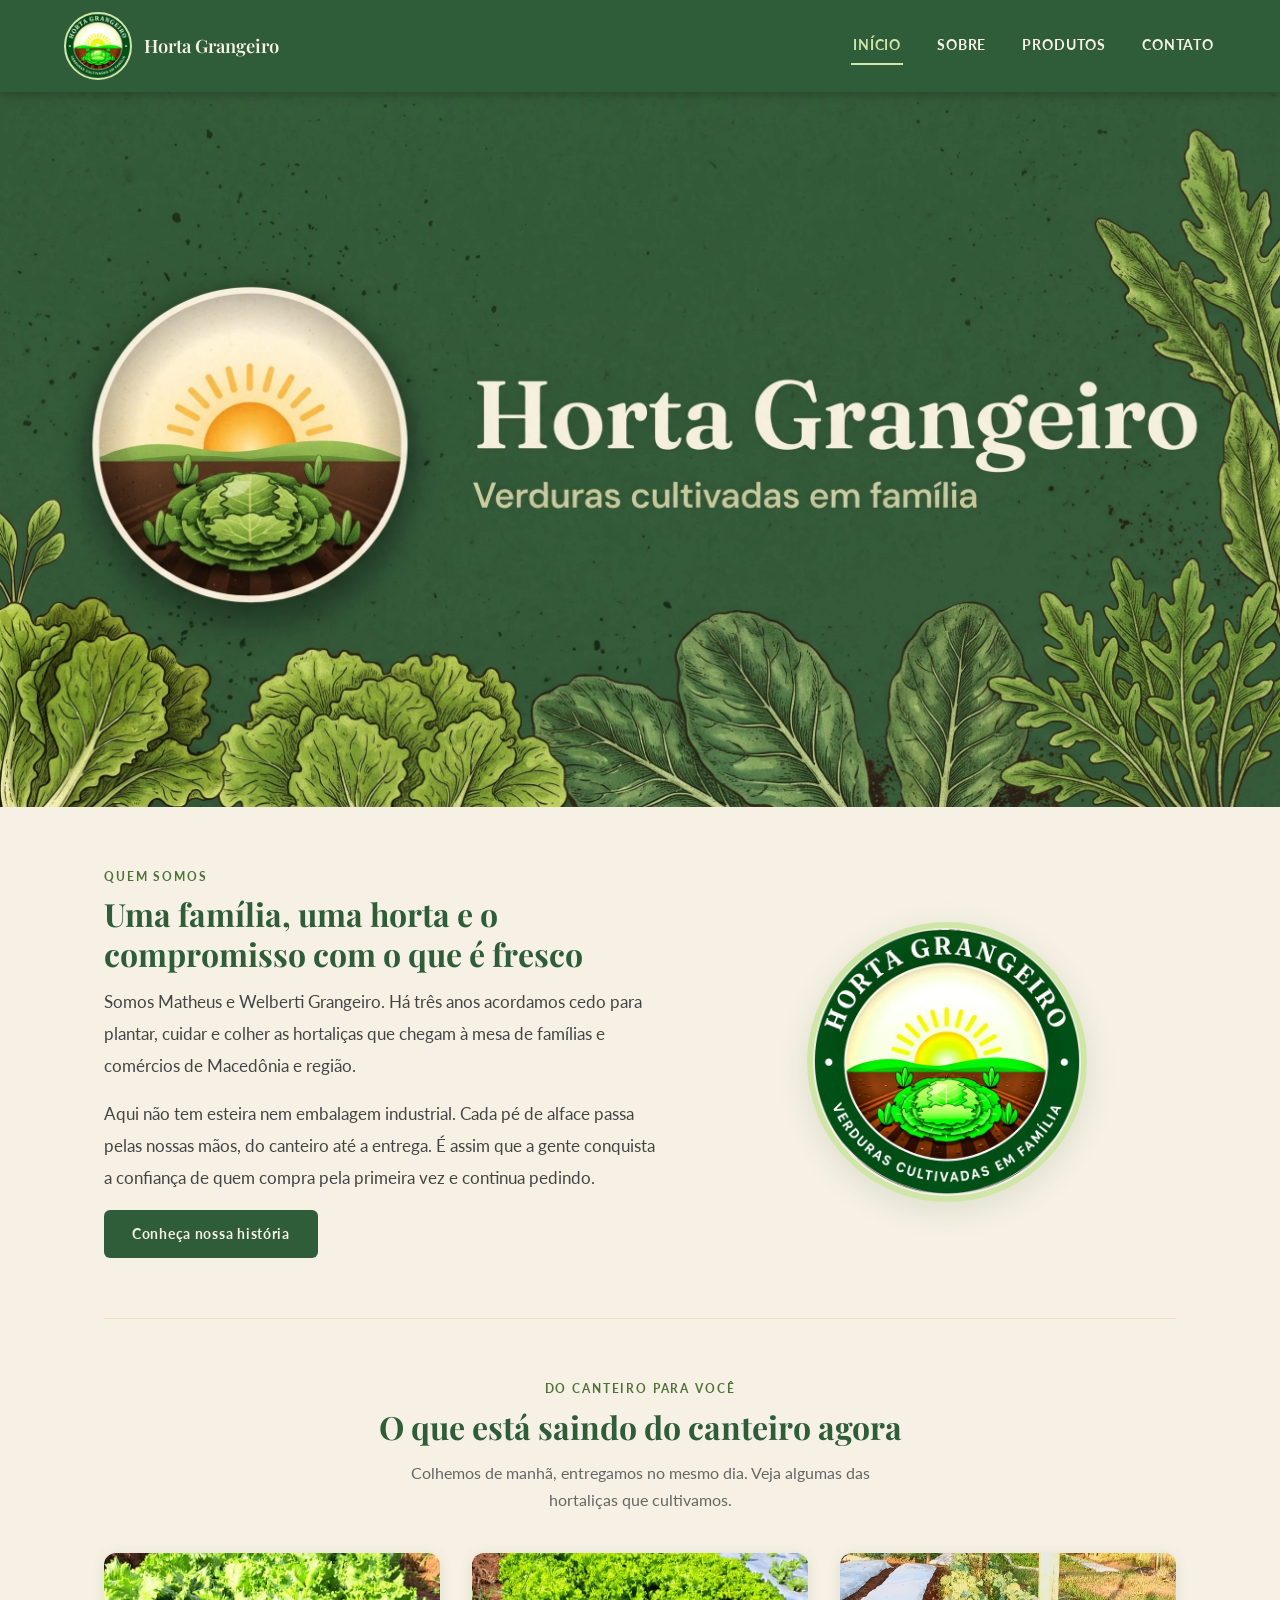
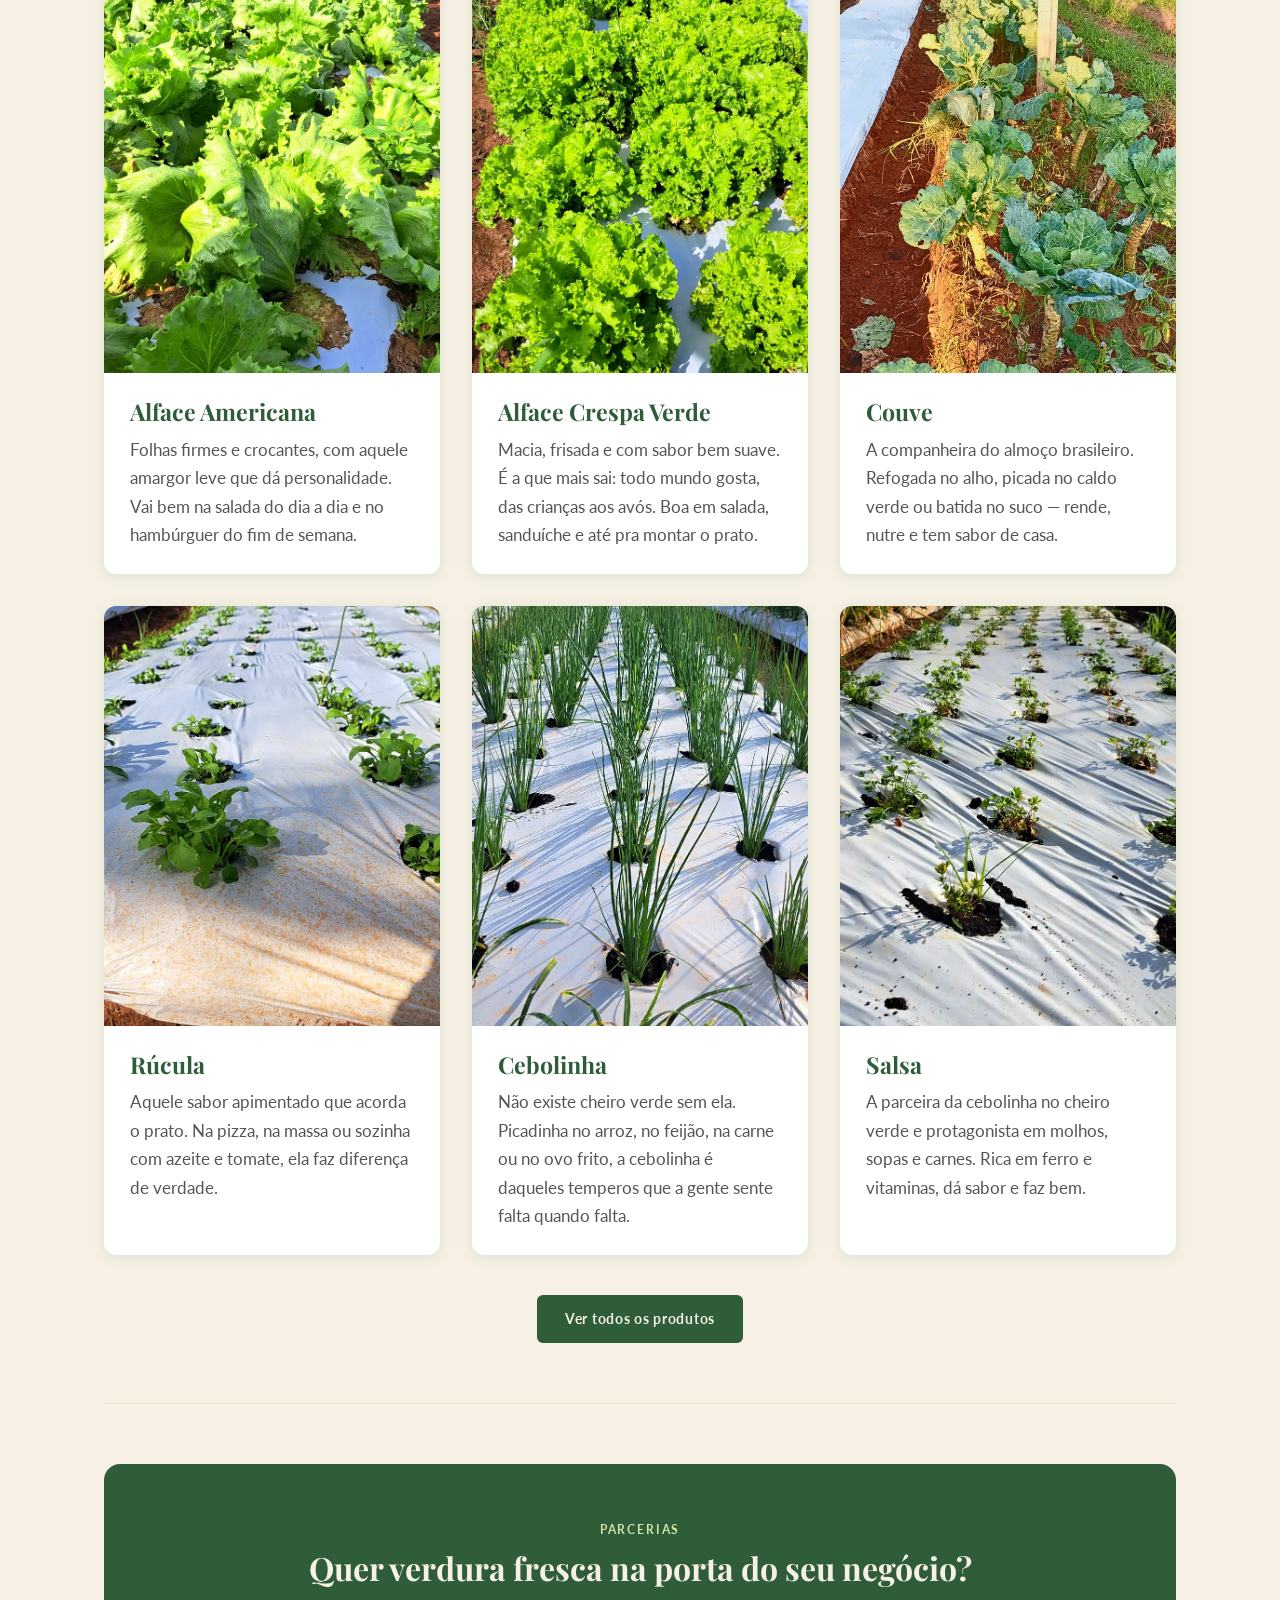
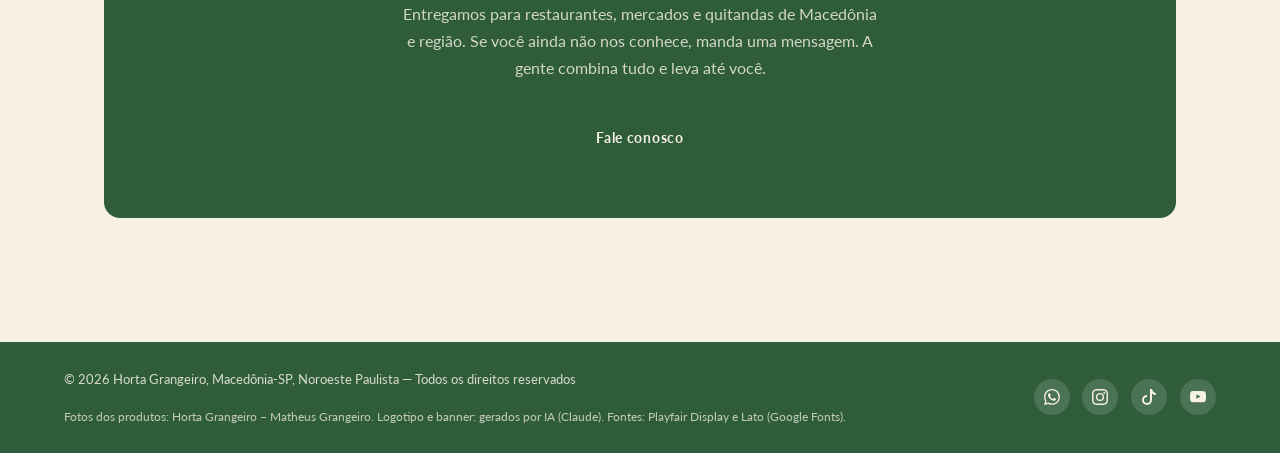
<file: index.html>
<!DOCTYPE html>
<html lang="pt-BR">
<head>
    <meta charset="UTF-8">
    <meta name="viewport" content="width=device-width, initial-scale=1.0">
    <title>Horta Grangeiro — Verduras Frescas em Macedônia, SP</title>
    <meta name="description" content="Horta Grangeiro: hortaliças cultivadas com cuidado pela família Grangeiro em Macedônia, SP. Produtos frescos, saudáveis e direto da terra.">
    <meta property="og:title" content="Horta Grangeiro — Verduras Frescas em Macedônia, SP">
    <meta property="og:description" content="Hortaliças cultivadas com cuidado pela família Grangeiro em Macedônia, SP. Produtos frescos, saudáveis e direto da terra.">
    <meta property="og:type" content="website">
    <meta property="og:url" content="https://matheusgrangeirodev-web.github.io/Horta-Grangeiro/">
    <meta property="og:image" content="https://matheusgrangeirodev-web.github.io/Horta-Grangeiro/Assets/Imagens/logo-compartilhamento.jpg">
    <meta property="og:image:width" content="1200">
    <meta property="og:image:height" content="1200">
    <meta property="og:locale" content="pt_BR">
    <link rel="icon" type="image/png" href="Assets/Imagens/Favicon/FAVICON.png">
    <link rel="preconnect" href="https://fonts.googleapis.com">
    <link rel="preconnect" href="https://fonts.gstatic.com" crossorigin>
    <link rel="stylesheet" href="https://fonts.googleapis.com/css2?family=Playfair+Display:wght@600;700&amp;family=Lato:wght@400;700&amp;display=swap">
    <link rel="stylesheet" href="Assets/Css/style.css">
    <link rel="stylesheet" href="Assets/Css/tablet.css">
    <link rel="stylesheet" href="Assets/Css/mobile.css">
</head>
<body>

    <a href="#conteudo-principal" class="pular-conteudo">Pular para o conteúdo</a>

    <header class="cabecalho">
        <a href="index.html" class="cabecalho-logo" aria-label="Horta Grangeiro — Voltar para a página inicial">
            <img src="Assets/Imagens/logo-horta-grangeiro-pequeno.webp" alt="Logotipo Horta Grangeiro" width="136" height="136">
            <span class="cabecalho-nome">Horta Grangeiro</span>
        </a>

        <input type="checkbox" id="menu-alternar" class="menu-alternar" aria-label="Abrir ou fechar menu de navegação" aria-controls="navegacao-principal">
        <label for="menu-alternar" class="menu-botao" aria-hidden="true">
            <span></span><span></span><span></span>
        </label>

        <nav id="navegacao-principal" class="navegacao" aria-label="Menu principal da Horta Grangeiro">
            <a href="index.html" class="pagina-atual" aria-current="page">Início</a>
            <a href="sobre.html">Sobre</a>
            <a href="produtos.html">Produtos</a>
            <a href="contato.html">Contato</a>
        </nav>
    </header>

    <main class="conteudo" id="conteudo-principal">

        <section class="secao-banner">
            <h1 class="titulo-oculto">Horta Grangeiro: Verduras Frescas em Macedônia, SP</h1>
            <figure class="banner-principal">
                <img src="Assets/Imagens/banner-horta-grangeiro.webp"
                     alt="Banner Horta Grangeiro — verduras frescas cultivadas em família"
                     width="2576" height="1438">
            </figure>
        </section>

        <section class="secao" aria-labelledby="quem-somos-titulo">
            <div class="apresentacao-horta">
                <div class="apresentacao-texto">
                    <span class="rotulo-secao">Quem somos</span>
                    <h2 id="quem-somos-titulo">Uma família, uma horta e o compromisso com o que é fresco</h2>
                    <p>
                        Somos Matheus e Welberti Grangeiro. Há três anos
                        acordamos cedo para plantar, cuidar e colher as hortaliças
                        que chegam à mesa de famílias e comércios de Macedônia e região.
                    </p>
                    <p>
                        Aqui não tem esteira nem embalagem industrial. Cada pé de alface
                        passa pelas nossas mãos, do canteiro até a entrega. É assim que
                        a gente conquista a confiança de quem compra pela primeira vez
                        e continua pedindo.
                    </p>
                    <a href="sobre.html" class="botao botao-verde">Conheça nossa história</a>
                </div>
                <figure class="apresentacao-imagem">
                    <img src="Assets/Imagens/logo-horta-grangeiro.webp" alt="Logotipo Horta Grangeiro"
                         width="560" height="560" loading="lazy" decoding="async">
                </figure>
            </div>
        </section>

        <section class="secao" aria-labelledby="destaque-titulo">
            <header class="destaques-titulo">
                <span class="rotulo-secao">Do canteiro para você</span>
                <h2 id="destaque-titulo">O que está saindo do canteiro agora</h2>
                <p>Colhemos de manhã, entregamos no mesmo dia. Veja algumas das hortaliças que cultivamos.</p>
            </header>

            <div class="grade-destaques">

                <article class="cartao-produto">
                    <figure class="cartao-fotos">
                        <img class="foto-produto" src="Assets/Imagens/Produtos/alface-americana_1.webp"
                             alt="Alface americana colhida na Horta Grangeiro" loading="lazy" decoding="async" width="672" height="840">
                    </figure>
                    <div class="cartao-descricao">
                        <h3>Alface Americana</h3>
                        <p>Folhas firmes e crocantes, com aquele amargor leve que dá personalidade. Vai bem na salada do dia a dia e no hambúrguer do fim de semana.</p>
                    </div>
                </article>

                <article class="cartao-produto">
                    <figure class="cartao-fotos">
                        <img class="foto-produto" src="Assets/Imagens/Produtos/alface-crespa_1.webp"
                             alt="Alface crespa verde colhida na Horta Grangeiro" loading="lazy" decoding="async" width="672" height="840">
                    </figure>
                    <div class="cartao-descricao">
                        <h3>Alface Crespa Verde</h3>
                        <p>Macia, frisada e com sabor bem suave. É a que mais sai: todo mundo gosta, das crianças aos avós. Boa em salada, sanduíche e até pra montar o prato.</p>
                    </div>
                </article>

                <article class="cartao-produto">
                    <figure class="cartao-fotos">
                        <img class="foto-produto" src="Assets/Imagens/Produtos/canteiro-couve.webp"
                             alt="Couve colhida na Horta Grangeiro" loading="lazy" decoding="async" width="672" height="840">
                    </figure>
                    <div class="cartao-descricao">
                        <h3>Couve</h3>
                        <p>A companheira do almoço brasileiro. Refogada no alho, picada no caldo verde ou batida no suco — rende, nutre e tem sabor de casa.</p>
                    </div>
                </article>

                <article class="cartao-produto">
                    <figure class="cartao-fotos">
                        <img class="foto-produto" src="Assets/Imagens/Produtos/rucula_1.webp"
                            alt="Rúcula colhida na Horta Grangeiro" loading="lazy" decoding="async" width="672" height="840">
                    </figure>
                    <div class="cartao-descricao">
                        <h3>Rúcula</h3>
                        <p>Aquele sabor apimentado que acorda o prato. Na pizza, na massa ou sozinha com azeite e tomate, ela faz diferença de verdade.</p>
                    </div>
                </article>

                <article class="cartao-produto">
                    <figure class="cartao-fotos">
                        <img class="foto-produto" src="Assets/Imagens/Produtos/cebolinha_1.webp"
                             alt="Cebolinha colhida na Horta Grangeiro" loading="lazy" decoding="async" width="672" height="840">
                    </figure>
                    <div class="cartao-descricao">
                        <h3>Cebolinha</h3>
                        <p>Não existe cheiro verde sem ela. Picadinha no arroz, no feijão, na carne ou no ovo frito, a cebolinha é daqueles temperos que a gente sente falta quando falta.</p>
                    </div>
                </article>

                <article class="cartao-produto">
                    <figure class="cartao-fotos">
                        <img class="foto-produto" src="Assets/Imagens/Produtos/salsa_1.webp"
                            alt="Salsa colhida na Horta Grangeiro" loading="lazy" decoding="async" width="600" height="750">
                    </figure>
                    <div class="cartao-descricao">
                        <h3>Salsa</h3>
                        <p>A parceira da cebolinha no cheiro verde e protagonista em molhos, sopas e carnes. Rica em ferro e vitaminas, dá sabor e faz bem.</p>
                    </div>
                </article>

            </div>

            <div class="texto-centralizado">
                <a href="produtos.html" class="botao botao-verde">Ver todos os produtos</a>
            </div>
        </section>

        <section class="secao" aria-labelledby="parceria-titulo">
            <aside class="faixa-parceria">
                <span class="rotulo-secao rotulo-secao-claro">Parcerias</span>
                <h2 id="parceria-titulo">Quer verdura fresca na porta do seu negócio?</h2>
                <p>
                    Entregamos para restaurantes, mercados e quitandas de Macedônia
                    e região. Se você ainda não nos conhece, manda uma mensagem.
                    A gente combina tudo e leva até você.
                </p>
                <a href="contato.html" class="botao botao-verde">Fale conosco</a>
            </aside>
        </section>

    </main>

    <footer class="rodape">
        <div class="rodape-conteudo">
            <div class="rodape-textos">
                <p class="rodape-direitos">
                    &copy; 2026 Horta Grangeiro, Macedônia-SP, Noroeste Paulista &mdash; Todos os direitos reservados
                </p>
                <p class="rodape-creditos">
                    Fotos dos produtos: Horta Grangeiro &ndash; Matheus Grangeiro. Logotipo e banner: gerados por IA (Claude). Fontes: Playfair Display e Lato (Google Fonts).
                </p>
            </div>
            <nav class="rodape-redes" aria-label="Redes sociais da Horta Grangeiro">
                <a href="https://wa.me/5517997352377" class="link-rede-social" aria-label="WhatsApp da Horta Grangeiro" target="_blank" rel="noopener noreferrer">
                    <svg viewBox="0 0 16 16" aria-hidden="true"><path d="M13.601 2.326A7.85 7.85 0 0 0 7.994 0C3.627 0 .068 3.558.064 7.926c0 1.399.366 2.76 1.057 3.965L0 16l4.204-1.102a7.9 7.9 0 0 0 3.79.965h.004c4.368 0 7.926-3.558 7.93-7.93A7.9 7.9 0 0 0 13.6 2.326zM7.994 14.521a6.6 6.6 0 0 1-3.356-.92l-.24-.144-2.494.654.666-2.433-.156-.251a6.56 6.56 0 0 1-1.007-3.505c0-3.626 2.957-6.584 6.591-6.584a6.56 6.56 0 0 1 4.66 1.931 6.56 6.56 0 0 1 1.928 4.66c-.004 3.639-2.961 6.592-6.592 6.592m3.615-4.934c-.197-.099-1.17-.578-1.353-.646-.182-.065-.315-.099-.445.099-.133.197-.513.646-.627.775-.114.133-.232.148-.43.05-.197-.1-.836-.308-1.592-.985-.59-.525-.985-1.175-1.103-1.372-.114-.198-.011-.304.088-.403.087-.088.197-.232.296-.346.1-.114.133-.198.198-.33.065-.134.034-.248-.015-.347-.05-.099-.445-1.076-.612-1.47-.16-.389-.323-.335-.445-.34-.114-.007-.247-.007-.38-.007a.73.73 0 0 0-.529.247c-.182.198-.691.677-.691 1.654s.71 1.916.81 2.049c.098.133 1.394 2.132 3.383 2.992.47.205.84.326 1.129.418.475.152.904.129 1.246.08.38-.058 1.171-.48 1.338-.943.164-.464.164-.86.114-.943-.049-.084-.182-.133-.38-.232"/></svg>
                </a>
                <a href="https://www.instagram.com/hortagrangeiro?obrf=MWZiNzkzaWNvMmhsYw==" class="link-rede-social" aria-label="Instagram da Horta Grangeiro" target="_blank" rel="noopener noreferrer">
                    <svg viewBox="0 0 16 16" aria-hidden="true"><path d="M8 0C5.829 0 5.556.01 4.703.048 3.85.088 3.269.222 2.76.42a3.9 3.9 0 0 0-1.417.923A3.9 3.9 0 0 0 .42 2.76C.222 3.268.087 3.85.048 4.7.01 5.555 0 5.827 0 8.001c0 2.172.01 2.444.048 3.297.04.852.174 1.433.372 1.942.205.526.478.972.923 1.417.444.445.89.719 1.416.923.51.198 1.09.333 1.942.372C5.555 15.99 5.827 16 8 16s2.444-.01 3.298-.048c.851-.04 1.434-.174 1.943-.372a3.9 3.9 0 0 0 1.416-.923c.445-.445.718-.891.923-1.417.197-.509.332-1.09.372-1.942C15.99 10.445 16 10.173 16 8s-.01-2.445-.048-3.299c-.04-.851-.175-1.433-.372-1.941a3.9 3.9 0 0 0-.923-1.417A3.9 3.9 0 0 0 13.24.42c-.51-.198-1.092-.333-1.943-.372C10.443.01 10.172 0 7.998 0zm-.717 1.442h.718c2.136 0 2.389.007 3.232.046.78.035 1.204.166 1.486.275.373.145.64.319.92.599s.453.546.598.92c.11.281.24.705.275 1.485.039.843.047 1.096.047 3.231s-.008 2.389-.047 3.232c-.035.78-.166 1.203-.275 1.485a2.5 2.5 0 0 1-.599.919c-.28.28-.546.453-.92.598-.28.11-.704.24-1.485.276-.843.038-1.096.047-3.232.047s-2.39-.009-3.233-.047c-.78-.036-1.203-.166-1.485-.276a2.5 2.5 0 0 1-.92-.598 2.5 2.5 0 0 1-.6-.92c-.109-.281-.24-.705-.275-1.485-.038-.843-.046-1.096-.046-3.233s.008-2.388.046-3.231c.036-.78.166-1.204.276-1.486.145-.373.319-.64.599-.92s.546-.453.92-.598c.282-.11.705-.24 1.485-.276.738-.034 1.024-.044 2.515-.045zm4.988 1.328a.96.96 0 1 0 0 1.92.96.96 0 0 0 0-1.92m-4.27 1.122a4.109 4.109 0 1 0 0 8.217 4.109 4.109 0 0 0 0-8.217m0 1.441a2.667 2.667 0 1 1 0 5.334 2.667 2.667 0 0 1 0-5.334"/></svg>
                </a>
                <a href="https://www.tiktok.com/@hortagrangeiro" class="link-rede-social" aria-label="TikTok da Horta Grangeiro" target="_blank" rel="noopener noreferrer">
                    <svg viewBox="0 0 16 16" aria-hidden="true"><path d="M9 0h1.98c.144.715.54 1.617 1.235 2.512C12.895 3.389 13.797 4 15 4v2c-1.753 0-3.07-.814-4-1.829V11a5 5 0 1 1-5-5v2a3 3 0 1 0 3 3z"/></svg>
                </a>
                <a href="https://www.youtube.com/@HortaGrangeiro" class="link-rede-social" aria-label="YouTube da Horta Grangeiro" target="_blank" rel="noopener noreferrer">
                    <svg viewBox="0 0 16 16" aria-hidden="true"><path d="M8.051 1.999h.089c.822.003 4.987.033 6.11.335a2.01 2.01 0 0 1 1.415 1.42c.101.38.172.883.22 1.402l.01.104.022.26.008.104c.065.914.073 1.77.074 1.957v.075c-.001.194-.01 1.108-.082 2.06l-.008.105-.009.104c-.05.572-.124 1.14-.235 1.558a2.01 2.01 0 0 1-1.415 1.42c-1.16.312-5.569.334-6.18.335h-.142c-.309 0-1.587-.006-2.927-.052l-.17-.006-.087-.004-.171-.007-.171-.007c-1.11-.049-2.167-.128-2.654-.26a2.01 2.01 0 0 1-1.415-1.419c-.111-.417-.185-.986-.235-1.558L.09 9.82l-.008-.104A31 31 0 0 1 0 7.68v-.123c.002-.215.01-.958.064-1.778l.007-.103.003-.052.008-.104.022-.26.01-.104c.048-.519.119-1.023.22-1.402a2.01 2.01 0 0 1 1.415-1.42c.487-.13 1.544-.21 2.654-.26l.17-.007.172-.006.086-.003.171-.007A100 100 0 0 1 7.858 2zM6.4 5.209v4.818l4.157-2.408z"/></svg>
                </a>
            </nav>
        </div>
    </footer>

</body>
</html>
</file>
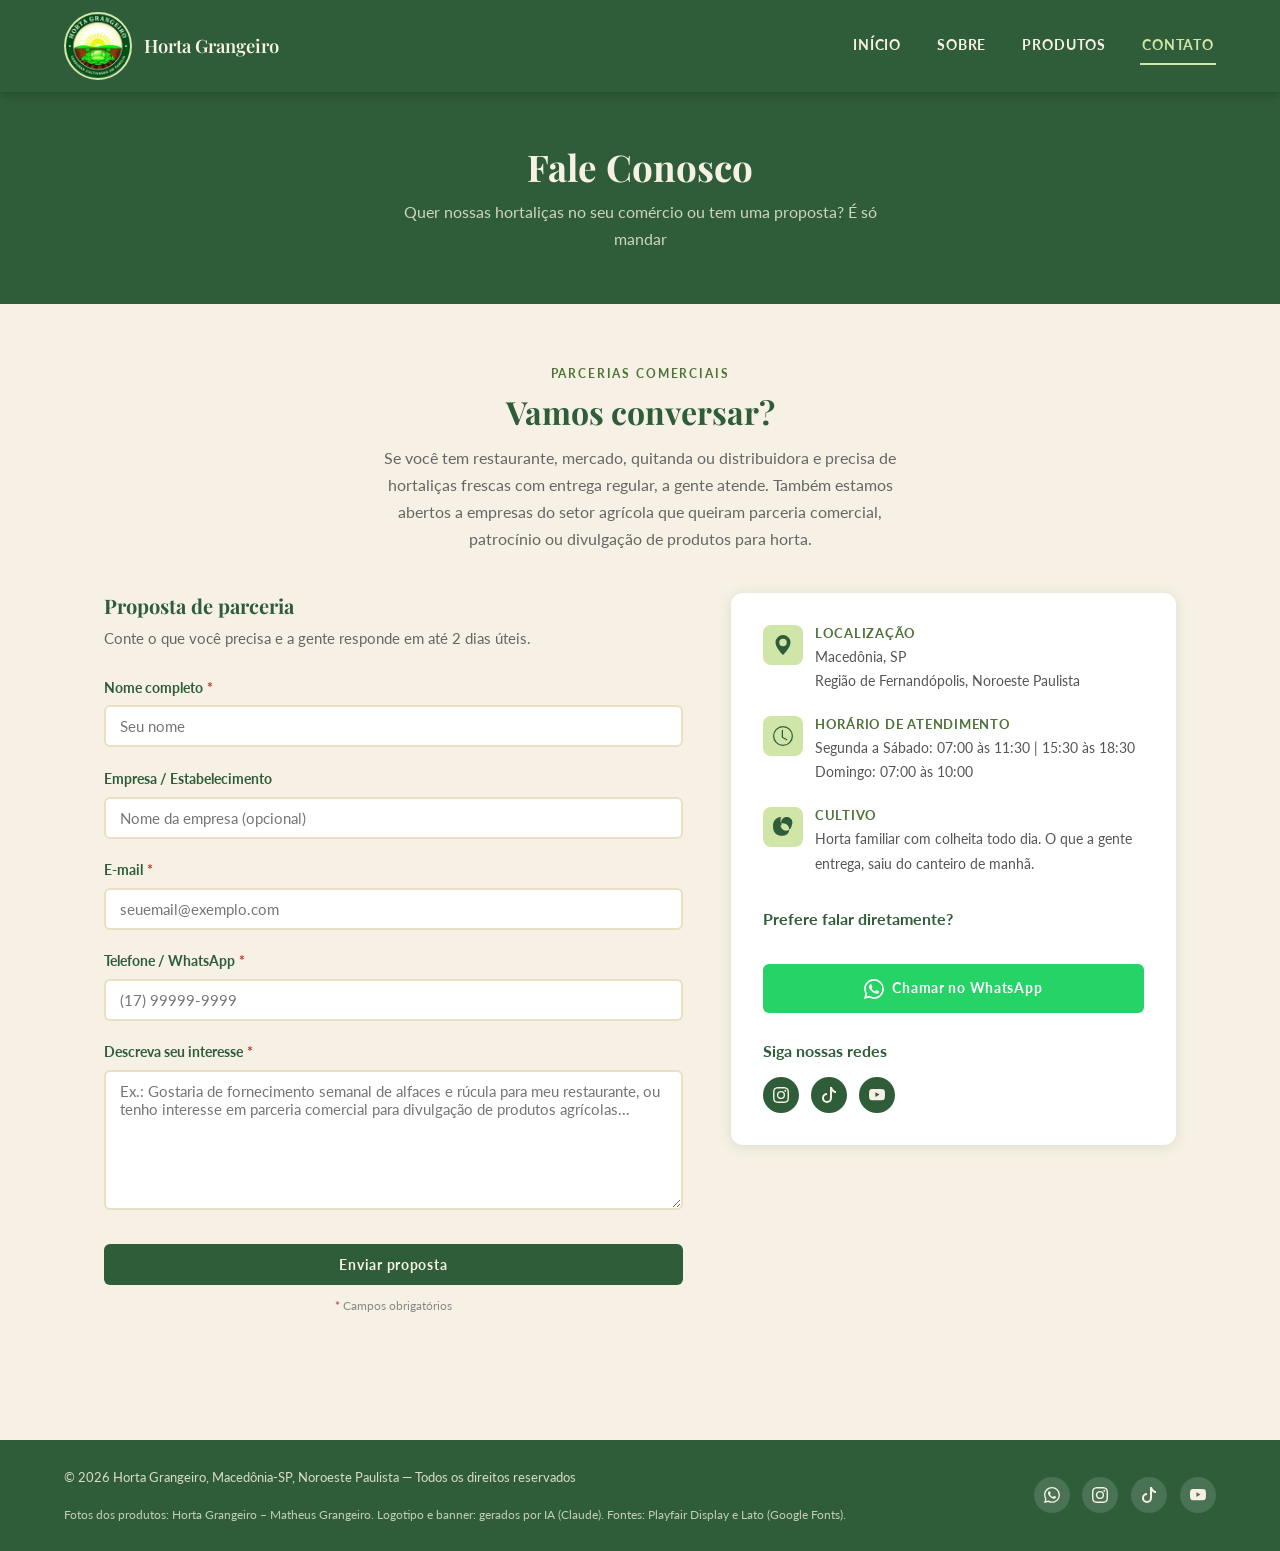
<file: contato.html>
<!DOCTYPE html>
<html lang="pt-BR">
<head>
    <meta charset="UTF-8">
    <meta name="viewport" content="width=device-width, initial-scale=1.0">
    <title>Contato — Horta Grangeiro</title>
    <meta name="description" content="Entre em contato com a Horta Grangeiro para parcerias comerciais. Fornecimento de hortaliças frescas para empresas em Macedônia, SP.">
    <meta property="og:title" content="Contato — Horta Grangeiro">
    <meta property="og:description" content="Entre em contato com a Horta Grangeiro para parcerias comerciais. Fornecimento de hortaliças frescas em Macedônia, SP.">
    <meta property="og:type" content="website">
    <meta property="og:url" content="https://matheusgrangeirodev-web.github.io/Horta-Grangeiro/contato.html">
    <meta property="og:image" content="https://matheusgrangeirodev-web.github.io/Horta-Grangeiro/Assets/Imagens/logo-compartilhamento.jpg">
    <meta property="og:image:width" content="1200">
    <meta property="og:image:height" content="1200">
    <meta property="og:locale" content="pt_BR">
    <link rel="icon" type="image/png" href="Assets/Imagens/Favicon/FAVICON.png">
    <link rel="preconnect" href="https://fonts.googleapis.com">
    <link rel="preconnect" href="https://fonts.gstatic.com" crossorigin>
    <link rel="stylesheet" href="https://fonts.googleapis.com/css2?family=Playfair+Display:wght@600;700&amp;family=Lato:wght@400;700&amp;display=swap">
    <link rel="stylesheet" href="Assets/Css/style.css">
    <link rel="stylesheet" href="Assets/Css/tablet.css">
    <link rel="stylesheet" href="Assets/Css/mobile.css">
</head>
<body>

    <a href="#conteudo-principal" class="pular-conteudo">Pular para o conteúdo</a>

    <header class="cabecalho">
        <a href="index.html" class="cabecalho-logo" aria-label="Horta Grangeiro — Voltar para a página inicial">
            <img src="Assets/Imagens/logo-horta-grangeiro-pequeno.webp" alt="Logotipo Horta Grangeiro" width="136" height="136">
            <span class="cabecalho-nome">Horta Grangeiro</span>
        </a>

        <input type="checkbox" id="menu-alternar" class="menu-alternar" aria-label="Abrir ou fechar menu de navegação" aria-controls="navegacao-principal">
        <label for="menu-alternar" class="menu-botao" aria-hidden="true">
            <span></span><span></span><span></span>
        </label>

        <nav id="navegacao-principal" class="navegacao" aria-label="Menu principal da Horta Grangeiro">
            <a href="index.html">Início</a>
            <a href="sobre.html">Sobre</a>
            <a href="produtos.html">Produtos</a>
            <a href="contato.html" class="pagina-atual" aria-current="page">Contato</a>
        </nav>
    </header>

    <main class="conteudo" id="conteudo-principal">

        <section class="topo-pagina">
            <h1>Fale Conosco</h1>
            <p>Quer nossas hortaliças no seu comércio ou tem uma proposta? É só mandar</p>
        </section>

        <section class="secao" aria-labelledby="contato-titulo">
            <header class="catalogo-titulo">
                <span class="rotulo-secao">Parcerias comerciais</span>
                <h2 id="contato-titulo">Vamos conversar?</h2>
                <p>Se você tem restaurante, mercado, quitanda ou distribuidora e precisa de hortaliças frescas com entrega regular, a gente atende. Também estamos abertos a empresas do setor agrícola que queiram parceria comercial, patrocínio ou divulgação de produtos para horta.</p>
            </header>

            <div class="grade-contato">

                <section class="formulario-parceria">
                    <h3>Proposta de parceria</h3>
                    <p class="formulario-descricao">
                        Conte o que você precisa e a gente responde em até 2 dias úteis.
                    </p>

                    <form method="post" action="https://formsubmit.co/hortagrangeiro@gmail.com">
                        <input type="hidden" name="_subject" value="Nova proposta de parceria — Horta Grangeiro">
                        <input type="hidden" name="_captcha" value="false">
                        <input type="hidden" name="_template" value="table">

                        <fieldset class="campos-formulario">
                            <legend>Dados para contato</legend>

                            <div class="grupo-campo">
                                <label for="nome">Nome completo <span class="campo-obrigatorio" aria-hidden="true">*</span></label>
                                <input
                                    type="text"
                                    id="nome"
                                    name="nome"
                                    placeholder="Seu nome"
                                    required
                                    autocomplete="name"
                                >
                            </div>

                            <div class="grupo-campo">
                                <label for="empresa">Empresa / Estabelecimento</label>
                                <input
                                    type="text"
                                    id="empresa"
                                    name="empresa"
                                    placeholder="Nome da empresa (opcional)"
                                    autocomplete="organization"
                                >
                            </div>

                            <div class="grupo-campo">
                                <label for="email">E-mail <span class="campo-obrigatorio" aria-hidden="true">*</span></label>
                                <input
                                    type="email"
                                    id="email"
                                    name="email"
                                    placeholder="seuemail@exemplo.com"
                                    required
                                    autocomplete="email"
                                >
                            </div>

                            <div class="grupo-campo">
                                <label for="telefone">Telefone / WhatsApp <span class="campo-obrigatorio" aria-hidden="true">*</span></label>
                                <input
                                    type="tel"
                                    id="telefone"
                                    name="telefone"
                                    placeholder="(17) 99999-9999"
                                    required
                                    autocomplete="tel"
                                >
                            </div>

                            <div class="grupo-campo">
                                <label for="interesse">Descreva seu interesse <span class="campo-obrigatorio" aria-hidden="true">*</span></label>
                                <textarea
                                    id="interesse"
                                    name="interesse"
                                    rows="5"
                                    placeholder="Ex.: Gostaria de fornecimento semanal de alfaces e rúcula para meu restaurante, ou tenho interesse em parceria comercial para divulgação de produtos agrícolas..."
                                    required
                                ></textarea>
                            </div>

                        </fieldset>

                        <button type="submit" class="botao botao-verde botao-largura-total">
                            Enviar proposta
                        </button>

                        <p class="aviso-obrigatorios">
                            <span class="campo-obrigatorio">*</span> Campos obrigatórios
                        </p>

                    </form>
                </section>

                <aside class="informacoes-contato">

                    <article class="cartao-informacao">
                        <div class="icone-informacao">
                            <svg viewBox="0 0 16 16" aria-hidden="true"><path d="M8 16s6-5.686 6-10A6 6 0 0 0 2 6c0 4.314 6 10 6 10m0-7a3 3 0 1 1 0-6 3 3 0 0 1 0 6"/></svg>
                        </div>
                        <div>
                            <h3>Localização</h3>
                            <p>Macedônia, SP<br>Região de Fernandópolis, Noroeste Paulista</p>
                        </div>
                    </article>

                    <article class="cartao-informacao">
                        <div class="icone-informacao">
                            <svg viewBox="0 0 16 16" aria-hidden="true"><path d="M8 3.5a.5.5 0 0 0-1 0V9a.5.5 0 0 0 .252.434l3.5 2a.5.5 0 0 0 .496-.868L8 8.71z"/><path d="M8 16A8 8 0 1 0 8 0a8 8 0 0 0 0 16m7-8A7 7 0 1 1 1 8a7 7 0 0 1 14 0"/></svg>
                        </div>
                        <div>
                            <h3>Horário de atendimento</h3>
                            <p>
                                Segunda a Sábado: 07:00 às 11:30 | 15:30 às 18:30<br>
                                Domingo: 07:00 às 10:00
                            </p>
                        </div>
                    </article>

                    <article class="cartao-informacao">
                        <div class="icone-informacao">
                            <svg viewBox="0 0 16 16" aria-hidden="true"><path d="M6.5 0a6.5 6.5 0 0 0-5.851 9.26C.828 8.41.285 7.22.285 7.22A.5.5 0 0 0 0 7.5C0 12.21 2.79 15 7.5 15c.16 0 .319-.006.478-.016A5 5 0 0 0 8 15a5 5 0 1 0 0-10 5 5 0 0 0-1.5.226V5A6.5 6.5 0 0 1 6.5 0M7 6.5A4.5 4.5 0 1 1 15 6.5a4.5 4.5 0 0 1-9 0"/></svg>
                        </div>
                        <div>
                            <h3>Cultivo</h3>
                            <p>Horta familiar com colheita todo dia. O que a gente entrega, saiu do canteiro de manhã.</p>
                        </div>
                    </article>

                    <div class="contato-direto">
                        <p class="contato-subtitulo">Prefere falar diretamente?</p>
                        <a
                            href="https://wa.me/5517997352377"
                            class="botao botao-whatsapp"
                            target="_blank"
                            rel="noopener noreferrer"
                            aria-label="Conversar pelo WhatsApp com a Horta Grangeiro"
                        >
                            <svg viewBox="0 0 16 16" aria-hidden="true"><path d="M13.601 2.326A7.85 7.85 0 0 0 7.994 0C3.627 0 .068 3.558.064 7.926c0 1.399.366 2.76 1.057 3.965L0 16l4.204-1.102a7.9 7.9 0 0 0 3.79.965h.004c4.368 0 7.926-3.558 7.93-7.93A7.9 7.9 0 0 0 13.6 2.326zM7.994 14.521a6.6 6.6 0 0 1-3.356-.92l-.24-.144-2.494.654.666-2.433-.156-.251a6.56 6.56 0 0 1-1.007-3.505c0-3.626 2.957-6.584 6.591-6.584a6.56 6.56 0 0 1 4.66 1.931 6.56 6.56 0 0 1 1.928 4.66c-.004 3.639-2.961 6.592-6.592 6.592m3.615-4.934c-.197-.099-1.17-.578-1.353-.646-.182-.065-.315-.099-.445.099-.133.197-.513.646-.627.775-.114.133-.232.148-.43.05-.197-.1-.836-.308-1.592-.985-.59-.525-.985-1.175-1.103-1.372-.114-.198-.011-.304.088-.403.087-.088.197-.232.296-.346.1-.114.133-.198.198-.33.065-.134.034-.248-.015-.347-.05-.099-.445-1.076-.612-1.47-.16-.389-.323-.335-.445-.34-.114-.007-.247-.007-.38-.007a.73.73 0 0 0-.529.247c-.182.198-.691.677-.691 1.654s.71 1.916.81 2.049c.098.133 1.394 2.132 3.383 2.992.47.205.84.326 1.129.418.475.152.904.129 1.246.08.38-.058 1.171-.48 1.338-.943.164-.464.164-.86.114-.943-.049-.084-.182-.133-.38-.232"/></svg>
                            Chamar no WhatsApp
                        </a>
                    </div>

                    <nav class="secao-redes" aria-label="Redes sociais da Horta Grangeiro">
                        <p class="contato-subtitulo">Siga nossas redes</p>
                        <div class="redes-contato">
                            <a href="https://www.instagram.com/hortagrangeiro?obrf=MWZiNzkzaWNvMmhsYw==" class="link-rede-social" aria-label="Instagram da Horta Grangeiro" target="_blank" rel="noopener noreferrer">
                                <svg viewBox="0 0 16 16" aria-hidden="true"><path d="M8 0C5.829 0 5.556.01 4.703.048 3.85.088 3.269.222 2.76.42a3.9 3.9 0 0 0-1.417.923A3.9 3.9 0 0 0 .42 2.76C.222 3.268.087 3.85.048 4.7.01 5.555 0 5.827 0 8.001c0 2.172.01 2.444.048 3.297.04.852.174 1.433.372 1.942.205.526.478.972.923 1.417.444.445.89.719 1.416.923.51.198 1.09.333 1.942.372C5.555 15.99 5.827 16 8 16s2.444-.01 3.298-.048c.851-.04 1.434-.174 1.943-.372a3.9 3.9 0 0 0 1.416-.923c.445-.445.718-.891.923-1.417.197-.509.332-1.09.372-1.942C15.99 10.445 16 10.173 16 8s-.01-2.445-.048-3.299c-.04-.851-.175-1.433-.372-1.941a3.9 3.9 0 0 0-.923-1.417A3.9 3.9 0 0 0 13.24.42c-.51-.198-1.092-.333-1.943-.372C10.443.01 10.172 0 7.998 0zm-.717 1.442h.718c2.136 0 2.389.007 3.232.046.78.035 1.204.166 1.486.275.373.145.64.319.92.599s.453.546.598.92c.11.281.24.705.275 1.485.039.843.047 1.096.047 3.231s-.008 2.389-.047 3.232c-.035.78-.166 1.203-.275 1.485a2.5 2.5 0 0 1-.599.919c-.28.28-.546.453-.92.598-.28.11-.704.24-1.485.276-.843.038-1.096.047-3.232.047s-2.39-.009-3.233-.047c-.78-.036-1.203-.166-1.485-.276a2.5 2.5 0 0 1-.92-.598 2.5 2.5 0 0 1-.6-.92c-.109-.281-.24-.705-.275-1.485-.038-.843-.046-1.096-.046-3.233s.008-2.388.046-3.231c.036-.78.166-1.204.276-1.486.145-.373.319-.64.599-.92s.546-.453.92-.598c.282-.11.705-.24 1.485-.276.738-.034 1.024-.044 2.515-.045zm4.988 1.328a.96.96 0 1 0 0 1.92.96.96 0 0 0 0-1.92m-4.27 1.122a4.109 4.109 0 1 0 0 8.217 4.109 4.109 0 0 0 0-8.217m0 1.441a2.667 2.667 0 1 1 0 5.334 2.667 2.667 0 0 1 0-5.334"/></svg>
                            </a>
                            <a href="https://www.tiktok.com/@hortagrangeiro" class="link-rede-social" aria-label="TikTok da Horta Grangeiro" target="_blank" rel="noopener noreferrer">
                                <svg viewBox="0 0 16 16" aria-hidden="true"><path d="M9 0h1.98c.144.715.54 1.617 1.235 2.512C12.895 3.389 13.797 4 15 4v2c-1.753 0-3.07-.814-4-1.829V11a5 5 0 1 1-5-5v2a3 3 0 1 0 3 3z"/></svg>
                            </a>
                            <a href="https://www.youtube.com/@HortaGrangeiro" class="link-rede-social" aria-label="YouTube da Horta Grangeiro" target="_blank" rel="noopener noreferrer">
                                <svg viewBox="0 0 16 16" aria-hidden="true"><path d="M8.051 1.999h.089c.822.003 4.987.033 6.11.335a2.01 2.01 0 0 1 1.415 1.42c.101.38.172.883.22 1.402l.01.104.022.26.008.104c.065.914.073 1.77.074 1.957v.075c-.001.194-.01 1.108-.082 2.06l-.008.105-.009.104c-.05.572-.124 1.14-.235 1.558a2.01 2.01 0 0 1-1.415 1.42c-1.16.312-5.569.334-6.18.335h-.142c-.309 0-1.587-.006-2.927-.052l-.17-.006-.087-.004-.171-.007-.171-.007c-1.11-.049-2.167-.128-2.654-.26a2.01 2.01 0 0 1-1.415-1.419c-.111-.417-.185-.986-.235-1.558L.09 9.82l-.008-.104A31 31 0 0 1 0 7.68v-.123c.002-.215.01-.958.064-1.778l.007-.103.003-.052.008-.104.022-.26.01-.104c.048-.519.119-1.023.22-1.402a2.01 2.01 0 0 1 1.415-1.42c.487-.13 1.544-.21 2.654-.26l.17-.007.172-.006.086-.003.171-.007A100 100 0 0 1 7.858 2zM6.4 5.209v4.818l4.157-2.408z"/></svg>
                            </a>
                        </div>
                    </nav>

                </aside>

            </div>

        </section>

    </main>

    <footer class="rodape">
        <div class="rodape-conteudo">
            <div class="rodape-textos">
                <p class="rodape-direitos">
                    &copy; 2026 Horta Grangeiro, Macedônia-SP, Noroeste Paulista &mdash; Todos os direitos reservados
                </p>
                <p class="rodape-creditos">
                    Fotos dos produtos: Horta Grangeiro &ndash; Matheus Grangeiro. Logotipo e banner: gerados por IA (Claude). Fontes: Playfair Display e Lato (Google Fonts).
                </p>
            </div>
            <nav class="rodape-redes" aria-label="Redes sociais da Horta Grangeiro">
                <a href="https://wa.me/5517997352377" class="link-rede-social" aria-label="WhatsApp da Horta Grangeiro" target="_blank" rel="noopener noreferrer">
                    <svg viewBox="0 0 16 16" aria-hidden="true"><path d="M13.601 2.326A7.85 7.85 0 0 0 7.994 0C3.627 0 .068 3.558.064 7.926c0 1.399.366 2.76 1.057 3.965L0 16l4.204-1.102a7.9 7.9 0 0 0 3.79.965h.004c4.368 0 7.926-3.558 7.93-7.93A7.9 7.9 0 0 0 13.6 2.326zM7.994 14.521a6.6 6.6 0 0 1-3.356-.92l-.24-.144-2.494.654.666-2.433-.156-.251a6.56 6.56 0 0 1-1.007-3.505c0-3.626 2.957-6.584 6.591-6.584a6.56 6.56 0 0 1 4.66 1.931 6.56 6.56 0 0 1 1.928 4.66c-.004 3.639-2.961 6.592-6.592 6.592m3.615-4.934c-.197-.099-1.17-.578-1.353-.646-.182-.065-.315-.099-.445.099-.133.197-.513.646-.627.775-.114.133-.232.148-.43.05-.197-.1-.836-.308-1.592-.985-.59-.525-.985-1.175-1.103-1.372-.114-.198-.011-.304.088-.403.087-.088.197-.232.296-.346.1-.114.133-.198.198-.33.065-.134.034-.248-.015-.347-.05-.099-.445-1.076-.612-1.47-.16-.389-.323-.335-.445-.34-.114-.007-.247-.007-.38-.007a.73.73 0 0 0-.529.247c-.182.198-.691.677-.691 1.654s.71 1.916.81 2.049c.098.133 1.394 2.132 3.383 2.992.47.205.84.326 1.129.418.475.152.904.129 1.246.08.38-.058 1.171-.48 1.338-.943.164-.464.164-.86.114-.943-.049-.084-.182-.133-.38-.232"/></svg>
                </a>
                <a href="https://www.instagram.com/hortagrangeiro?obrf=MWZiNzkzaWNvMmhsYw==" class="link-rede-social" aria-label="Instagram da Horta Grangeiro" target="_blank" rel="noopener noreferrer">
                    <svg viewBox="0 0 16 16" aria-hidden="true"><path d="M8 0C5.829 0 5.556.01 4.703.048 3.85.088 3.269.222 2.76.42a3.9 3.9 0 0 0-1.417.923A3.9 3.9 0 0 0 .42 2.76C.222 3.268.087 3.85.048 4.7.01 5.555 0 5.827 0 8.001c0 2.172.01 2.444.048 3.297.04.852.174 1.433.372 1.942.205.526.478.972.923 1.417.444.445.89.719 1.416.923.51.198 1.09.333 1.942.372C5.555 15.99 5.827 16 8 16s2.444-.01 3.298-.048c.851-.04 1.434-.174 1.943-.372a3.9 3.9 0 0 0 1.416-.923c.445-.445.718-.891.923-1.417.197-.509.332-1.09.372-1.942C15.99 10.445 16 10.173 16 8s-.01-2.445-.048-3.299c-.04-.851-.175-1.433-.372-1.941a3.9 3.9 0 0 0-.923-1.417A3.9 3.9 0 0 0 13.24.42c-.51-.198-1.092-.333-1.943-.372C10.443.01 10.172 0 7.998 0zm-.717 1.442h.718c2.136 0 2.389.007 3.232.046.78.035 1.204.166 1.486.275.373.145.64.319.92.599s.453.546.598.92c.11.281.24.705.275 1.485.039.843.047 1.096.047 3.231s-.008 2.389-.047 3.232c-.035.78-.166 1.203-.275 1.485a2.5 2.5 0 0 1-.599.919c-.28.28-.546.453-.92.598-.28.11-.704.24-1.485.276-.843.038-1.096.047-3.232.047s-2.39-.009-3.233-.047c-.78-.036-1.203-.166-1.485-.276a2.5 2.5 0 0 1-.92-.598 2.5 2.5 0 0 1-.6-.92c-.109-.281-.24-.705-.275-1.485-.038-.843-.046-1.096-.046-3.233s.008-2.388.046-3.231c.036-.78.166-1.204.276-1.486.145-.373.319-.64.599-.92s.546-.453.92-.598c.282-.11.705-.24 1.485-.276.738-.034 1.024-.044 2.515-.045zm4.988 1.328a.96.96 0 1 0 0 1.92.96.96 0 0 0 0-1.92m-4.27 1.122a4.109 4.109 0 1 0 0 8.217 4.109 4.109 0 0 0 0-8.217m0 1.441a2.667 2.667 0 1 1 0 5.334 2.667 2.667 0 0 1 0-5.334"/></svg>
                </a>
                <a href="https://www.tiktok.com/@hortagrangeiro" class="link-rede-social" aria-label="TikTok da Horta Grangeiro" target="_blank" rel="noopener noreferrer">
                    <svg viewBox="0 0 16 16" aria-hidden="true"><path d="M9 0h1.98c.144.715.54 1.617 1.235 2.512C12.895 3.389 13.797 4 15 4v2c-1.753 0-3.07-.814-4-1.829V11a5 5 0 1 1-5-5v2a3 3 0 1 0 3 3z"/></svg>
                </a>
                <a href="https://www.youtube.com/@HortaGrangeiro" class="link-rede-social" aria-label="YouTube da Horta Grangeiro" target="_blank" rel="noopener noreferrer">
                    <svg viewBox="0 0 16 16" aria-hidden="true"><path d="M8.051 1.999h.089c.822.003 4.987.033 6.11.335a2.01 2.01 0 0 1 1.415 1.42c.101.38.172.883.22 1.402l.01.104.022.26.008.104c.065.914.073 1.77.074 1.957v.075c-.001.194-.01 1.108-.082 2.06l-.008.105-.009.104c-.05.572-.124 1.14-.235 1.558a2.01 2.01 0 0 1-1.415 1.42c-1.16.312-5.569.334-6.18.335h-.142c-.309 0-1.587-.006-2.927-.052l-.17-.006-.087-.004-.171-.007-.171-.007c-1.11-.049-2.167-.128-2.654-.26a2.01 2.01 0 0 1-1.415-1.419c-.111-.417-.185-.986-.235-1.558L.09 9.82l-.008-.104A31 31 0 0 1 0 7.68v-.123c.002-.215.01-.958.064-1.778l.007-.103.003-.052.008-.104.022-.26.01-.104c.048-.519.119-1.023.22-1.402a2.01 2.01 0 0 1 1.415-1.42c.487-.13 1.544-.21 2.654-.26l.17-.007.172-.006.086-.003.171-.007A100 100 0 0 1 7.858 2zM6.4 5.209v4.818l4.157-2.408z"/></svg>
                </a>
            </nav>
        </div>
    </footer>

    <script src="Assets/javascript/formularioparceria.js"></script>
</body>
</html>
</file>
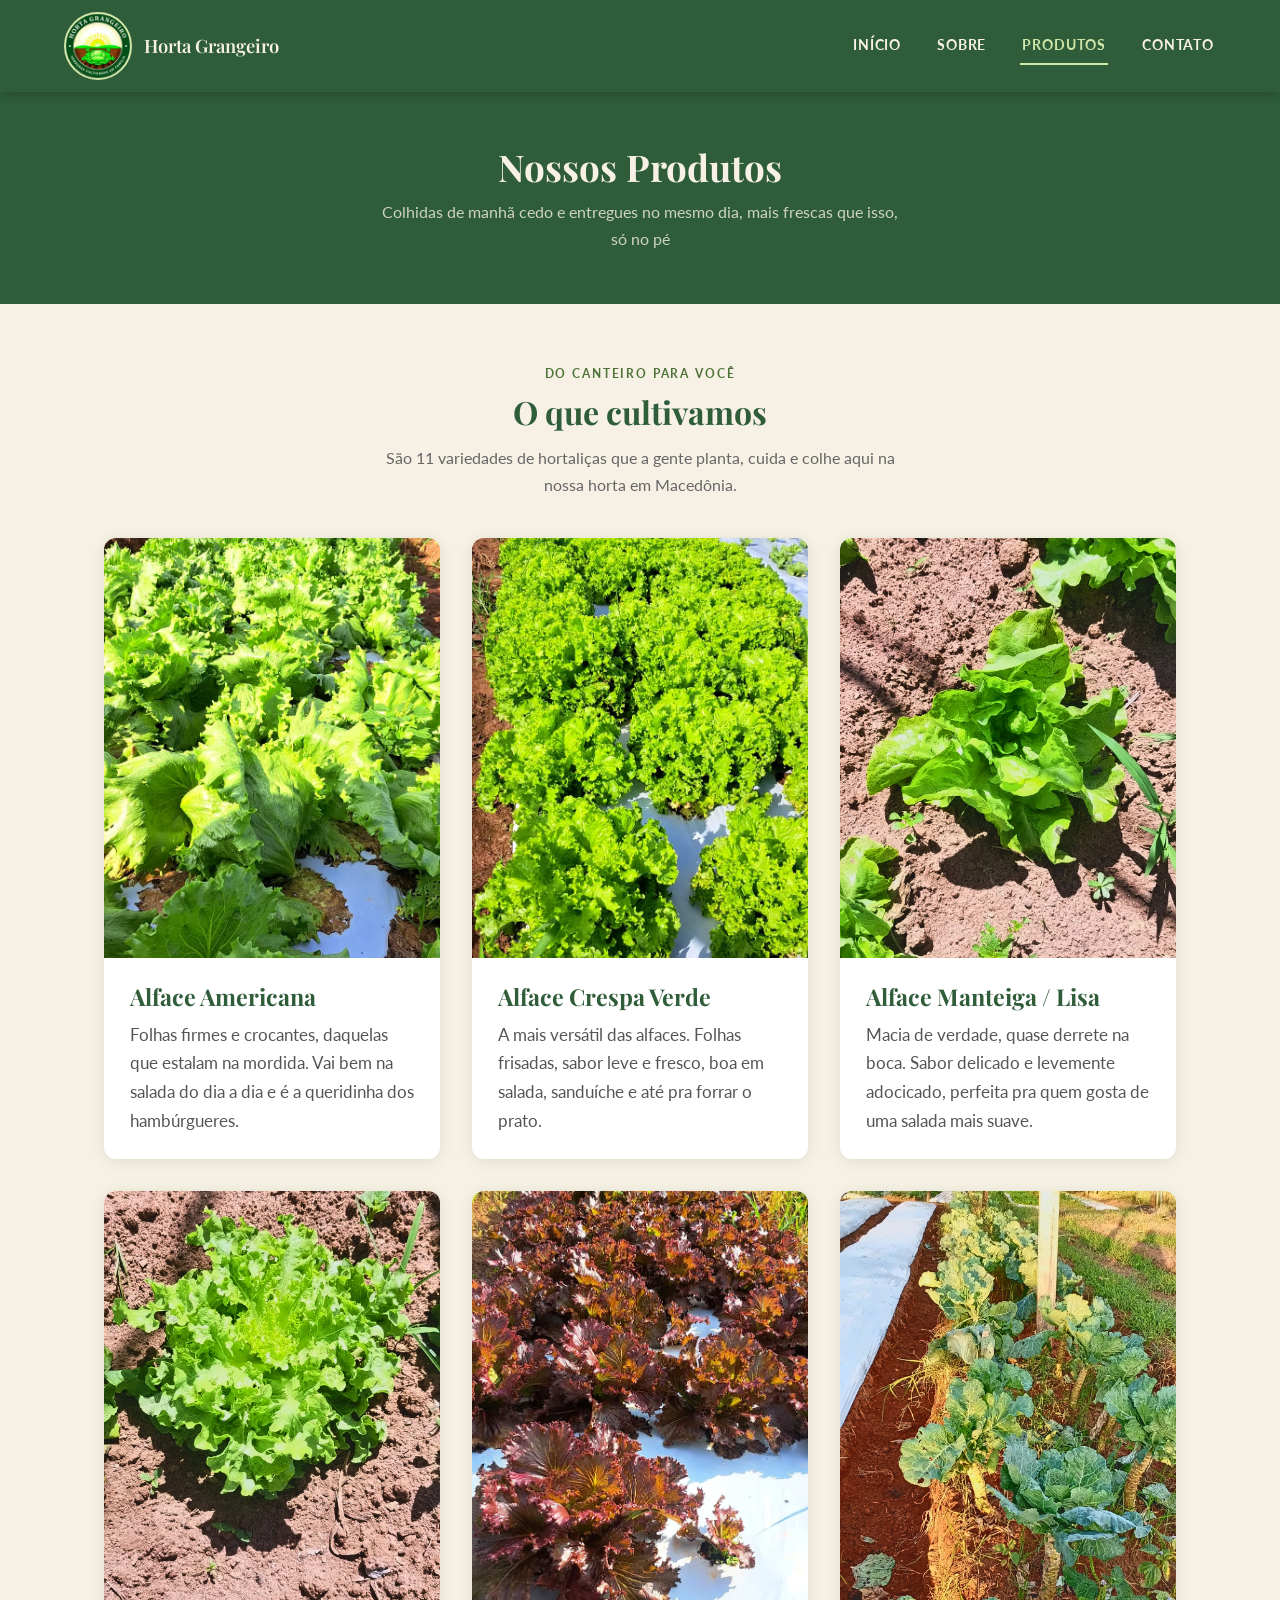
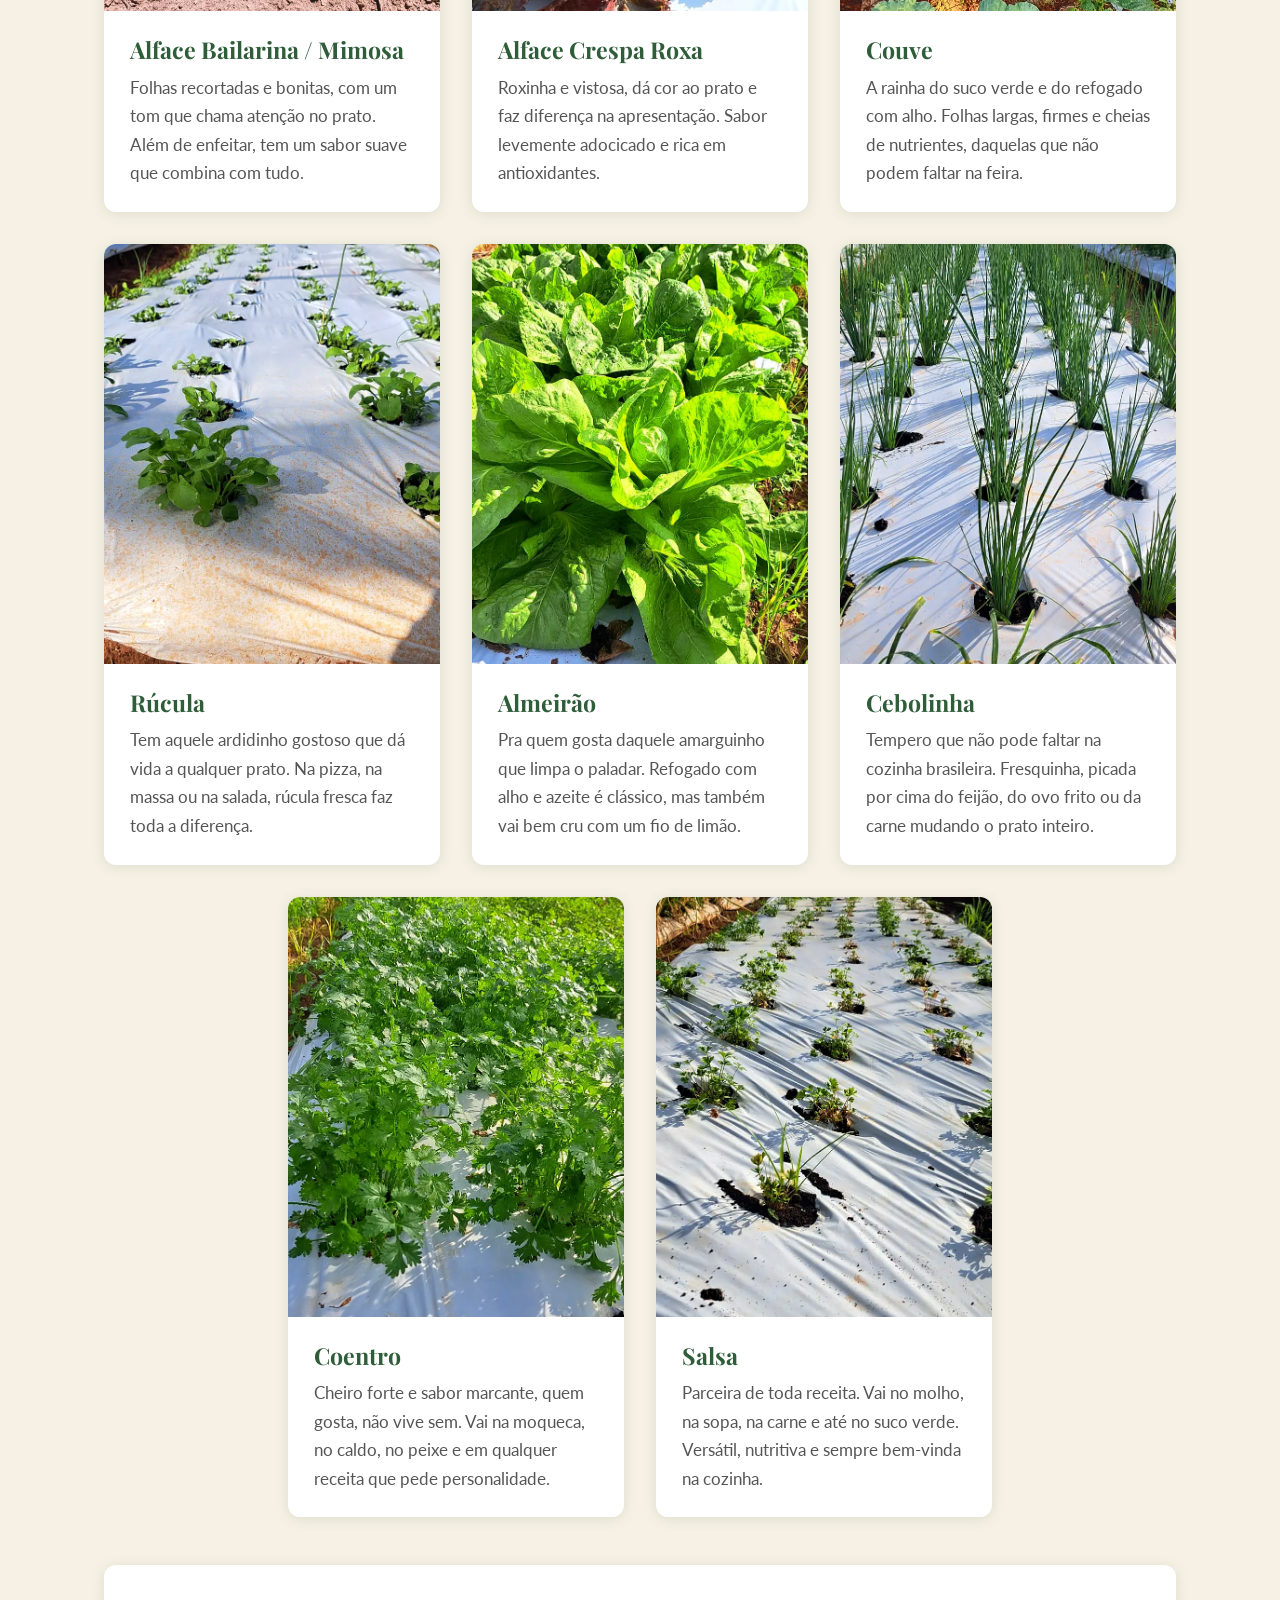
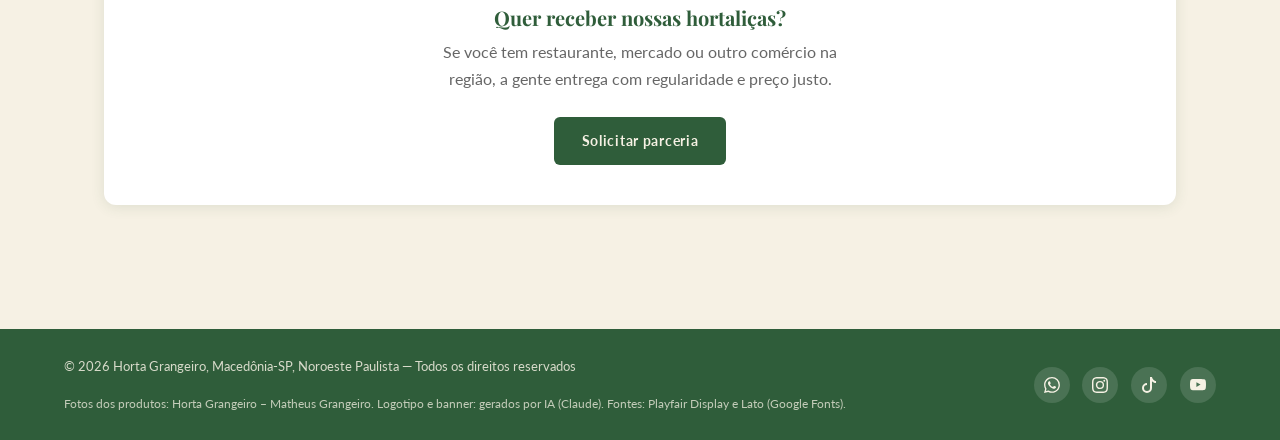
<file: produtos.html>
<!DOCTYPE html>
<html lang="pt-BR">
<head>
    <meta charset="UTF-8">
    <meta name="viewport" content="width=device-width, initial-scale=1.0">
    <title>Produtos — Horta Grangeiro</title>
    <meta name="description" content="Conheça as hortaliças da Horta Grangeiro: alfaces, couve, rúcula, almeirão, cebolinha, coentro e salsa cultivados em Macedônia, SP.">
    <meta property="og:title" content="Produtos — Horta Grangeiro">
    <meta property="og:description" content="Conheça as hortaliças da Horta Grangeiro: alfaces, couve, rúcula, almeirão, cebolinha, coentro e salsa cultivados em Macedônia, SP.">
    <meta property="og:type" content="website">
    <meta property="og:url" content="https://matheusgrangeirodev-web.github.io/Horta-Grangeiro/produtos.html">
    <meta property="og:image" content="https://matheusgrangeirodev-web.github.io/Horta-Grangeiro/Assets/Imagens/logo-compartilhamento.jpg">
    <meta property="og:image:width" content="1200">
    <meta property="og:image:height" content="1200">
    <meta property="og:locale" content="pt_BR">
    <link rel="icon" type="image/png" href="Assets/Imagens/Favicon/FAVICON.png">
    <link rel="preconnect" href="https://fonts.googleapis.com">
    <link rel="preconnect" href="https://fonts.gstatic.com" crossorigin>
    <link rel="stylesheet" href="https://fonts.googleapis.com/css2?family=Playfair+Display:wght@600;700&amp;family=Lato:wght@400;700&amp;display=swap">
    <link rel="stylesheet" href="Assets/Css/style.css">
    <link rel="stylesheet" href="Assets/Css/tablet.css">
    <link rel="stylesheet" href="Assets/Css/mobile.css">
</head>
<body>

    <a href="#conteudo-principal" class="pular-conteudo">Pular para o conteúdo</a>

    <header class="cabecalho">
        <a href="index.html" class="cabecalho-logo" aria-label="Horta Grangeiro — Voltar para a página inicial">
            <img src="Assets/Imagens/logo-horta-grangeiro-pequeno.webp" alt="Logotipo Horta Grangeiro" width="136" height="136">
            <span class="cabecalho-nome">Horta Grangeiro</span>
        </a>

        <input type="checkbox" id="menu-alternar" class="menu-alternar" aria-label="Abrir ou fechar menu de navegação" aria-controls="navegacao-principal">
        <label for="menu-alternar" class="menu-botao" aria-hidden="true">
            <span></span><span></span><span></span>
        </label>

        <nav id="navegacao-principal" class="navegacao" aria-label="Menu principal da Horta Grangeiro">
            <a href="index.html">Início</a>
            <a href="sobre.html">Sobre</a>
            <a href="produtos.html" class="pagina-atual" aria-current="page">Produtos</a>
            <a href="contato.html">Contato</a>
        </nav>
    </header>

    <main class="conteudo" id="conteudo-principal">

        <section class="topo-pagina">
            <h1>Nossos Produtos</h1>
            <p>Colhidas de manhã cedo e entregues no mesmo dia, mais frescas que isso, só no pé</p>
        </section>

        <section class="secao" aria-labelledby="catalogo-titulo">
            <header class="catalogo-titulo">
                <span class="rotulo-secao">Do canteiro para você</span>
                <h2 id="catalogo-titulo">O que cultivamos</h2>
                <p>
                    São 11 variedades de hortaliças que a gente planta, cuida e colhe aqui
                    na nossa horta em Macedônia.
                </p>
            </header>

            <div class="grade-produtos">

                <article class="cartao-produto">
                    <figure class="cartao-fotos">
                        <img class="foto-produto" src="Assets/Imagens/Produtos/alface-americana_1.webp"
                             alt="Alface americana colhida na Horta Grangeiro" loading="lazy" decoding="async" width="672" height="840">
                    </figure>
                    <div class="cartao-descricao">
                        <h3>Alface Americana</h3>
                        <p>Folhas firmes e crocantes, daquelas que estalam na mordida. Vai bem na salada do dia a dia e é a queridinha dos hambúrgueres.</p>
                    </div>
                </article>

                <article class="cartao-produto">
                    <figure class="cartao-fotos">
                        <img class="foto-produto" src="Assets/Imagens/Produtos/alface-crespa_1.webp"
                             alt="Alface crespa verde colhida na Horta Grangeiro" loading="lazy" decoding="async" width="672" height="840">
                    </figure>
                    <div class="cartao-descricao">
                        <h3>Alface Crespa Verde</h3>
                        <p>A mais versátil das alfaces. Folhas frisadas, sabor leve e fresco, boa em salada, sanduíche e até pra forrar o prato.</p>
                    </div>
                </article>

                <article class="cartao-produto">
                    <figure class="cartao-fotos">
                        <img class="foto-produto" src="Assets/Imagens/Produtos/lisa.webp"
                             alt="Alface manteiga (lisa) colhida na Horta Grangeiro" loading="lazy" decoding="async" width="672" height="840">
                    </figure>
                    <div class="cartao-descricao">
                        <h3>Alface Manteiga / Lisa</h3>
                        <p>Macia de verdade, quase derrete na boca. Sabor delicado e levemente adocicado, perfeita pra quem gosta de uma salada mais suave.</p>
                    </div>
                </article>

                <article class="cartao-produto">
                    <figure class="cartao-fotos">
                        <img class="foto-produto" src="Assets/Imagens/Produtos/bailarina.webp"
                             alt="Alface bailarina (mimosa) colhida na Horta Grangeiro" loading="lazy" decoding="async" width="672" height="840">
                    </figure>
                    <div class="cartao-descricao">
                        <h3>Alface Bailarina / Mimosa</h3>
                        <p>Folhas recortadas e bonitas, com um tom que chama atenção no prato. Além de enfeitar, tem um sabor suave que combina com tudo.</p>
                    </div>
                </article>

                <article class="cartao-produto">
                    <figure class="cartao-fotos">
                        <img class="foto-produto" src="Assets/Imagens/Produtos/alface-roxa_1.webp"
                             alt="Alface crespa roxa colhida na Horta Grangeiro" loading="lazy" decoding="async" width="672" height="840">
                    </figure>
                    <div class="cartao-descricao">
                        <h3>Alface Crespa Roxa</h3>
                        <p>Roxinha e vistosa, dá cor ao prato e faz diferença na apresentação. Sabor levemente adocicado e rica em antioxidantes.</p>
                    </div>
                </article>

                <article class="cartao-produto">
                    <figure class="cartao-fotos">
                        <img class="foto-produto" src="Assets/Imagens/Produtos/canteiro-couve.webp"
                             alt="Couve colhida na Horta Grangeiro" loading="lazy" decoding="async" width="672" height="840">
                    </figure>
                    <div class="cartao-descricao">
                        <h3>Couve</h3>
                        <p>A rainha do suco verde e do refogado com alho. Folhas largas, firmes e cheias de nutrientes, daquelas que não podem faltar na feira.</p>
                    </div>
                </article>

                <article class="cartao-produto">
                    <figure class="cartao-fotos">
                       <img class="foto-produto" src="Assets/Imagens/Produtos/rucula_1.webp"
                            alt="Rúcula colhida na Horta Grangeiro" loading="lazy" decoding="async" width="672" height="840">
                    </figure>
                    <div class="cartao-descricao">
                        <h3>Rúcula</h3>
                        <p>Tem aquele ardidinho gostoso que dá vida a qualquer prato. Na pizza, na massa ou na salada, rúcula fresca faz toda a diferença.</p>
                    </div>
                </article>

                <article class="cartao-produto">
                    <figure class="cartao-fotos">
                        <img class="foto-produto" src="Assets/Imagens/Produtos/alface-almeirao_1.webp"
                            alt="Almeirão colhida na Horta Grangeiro" loading="lazy" decoding="async" width="672" height="840">
                    </figure>
                    <div class="cartao-descricao">
                        <h3>Almeirão</h3>
                        <p>Pra quem gosta daquele amarguinho que limpa o paladar. Refogado com alho e azeite é clássico, mas também vai bem cru com um fio de limão.</p>
                    </div>
                </article>

                <article class="cartao-produto">
                    <figure class="cartao-fotos">
                        <img class="foto-produto" src="Assets/Imagens/Produtos/cebolinha_1.webp"
                            alt="Cebolinha colhida na Horta Grangeiro" loading="lazy" decoding="async" width="672" height="840">
                    </figure>
                    <div class="cartao-descricao">
                        <h3>Cebolinha</h3>
                        <p>Tempero que não pode faltar na cozinha brasileira. Fresquinha, picada por cima do feijão, do ovo frito ou da carne mudando o prato inteiro.</p>
                    </div>
                </article>

                <article class="cartao-produto">
                    <figure class="cartao-fotos">
                        <img class="foto-produto" src="Assets/Imagens/Produtos/coentro_1.webp"
                            alt="Coentro colhida na Horta Grangeiro" loading="lazy" decoding="async" width="672" height="840">
                    </figure>
                    <div class="cartao-descricao">
                        <h3>Coentro</h3>
                        <p>Cheiro forte e sabor marcante, quem gosta, não vive sem. Vai na moqueca, no caldo, no peixe e em qualquer receita que pede personalidade.</p>
                    </div>
                </article>

                <article class="cartao-produto">
                    <figure class="cartao-fotos">
                        <img class="foto-produto" src="Assets/Imagens/Produtos/salsa_1.webp"
                            alt="Salsa colhida na Horta Grangeiro" loading="lazy" decoding="async" width="600" height="750">
                    </figure>
                    <div class="cartao-descricao">
                        <h3>Salsa</h3>
                        <p>Parceira de toda receita. Vai no molho, na sopa, na carne e até no suco verde. Versátil, nutritiva e sempre bem-vinda na cozinha.</p>
                    </div>
                </article>

            </div>

            <aside class="caixa-interesse">
                <h3>Quer receber nossas hortaliças?</h3>
                <p>
                    Se você tem restaurante, mercado ou outro comércio na região, a gente entrega com regularidade e preço justo.
                </p>
                <a href="contato.html" class="botao botao-verde">Solicitar parceria</a>
            </aside>

        </section>

    </main>

    <footer class="rodape">
        <div class="rodape-conteudo">
            <div class="rodape-textos">
                <p class="rodape-direitos">
                    &copy; 2026 Horta Grangeiro, Macedônia-SP, Noroeste Paulista &mdash; Todos os direitos reservados
                </p>
                <p class="rodape-creditos">
                    Fotos dos produtos: Horta Grangeiro &ndash; Matheus Grangeiro. Logotipo e banner: gerados por IA (Claude). Fontes: Playfair Display e Lato (Google Fonts).
                </p>
            </div>
            <nav class="rodape-redes" aria-label="Redes sociais da Horta Grangeiro">
                <a href="https://wa.me/5517997352377" class="link-rede-social" aria-label="WhatsApp da Horta Grangeiro" target="_blank" rel="noopener noreferrer">
                    <svg viewBox="0 0 16 16" aria-hidden="true"><path d="M13.601 2.326A7.85 7.85 0 0 0 7.994 0C3.627 0 .068 3.558.064 7.926c0 1.399.366 2.76 1.057 3.965L0 16l4.204-1.102a7.9 7.9 0 0 0 3.79.965h.004c4.368 0 7.926-3.558 7.93-7.93A7.9 7.9 0 0 0 13.6 2.326zM7.994 14.521a6.6 6.6 0 0 1-3.356-.92l-.24-.144-2.494.654.666-2.433-.156-.251a6.56 6.56 0 0 1-1.007-3.505c0-3.626 2.957-6.584 6.591-6.584a6.56 6.56 0 0 1 4.66 1.931 6.56 6.56 0 0 1 1.928 4.66c-.004 3.639-2.961 6.592-6.592 6.592m3.615-4.934c-.197-.099-1.17-.578-1.353-.646-.182-.065-.315-.099-.445.099-.133.197-.513.646-.627.775-.114.133-.232.148-.43.05-.197-.1-.836-.308-1.592-.985-.59-.525-.985-1.175-1.103-1.372-.114-.198-.011-.304.088-.403.087-.088.197-.232.296-.346.1-.114.133-.198.198-.33.065-.134.034-.248-.015-.347-.05-.099-.445-1.076-.612-1.47-.16-.389-.323-.335-.445-.34-.114-.007-.247-.007-.38-.007a.73.73 0 0 0-.529.247c-.182.198-.691.677-.691 1.654s.71 1.916.81 2.049c.098.133 1.394 2.132 3.383 2.992.47.205.84.326 1.129.418.475.152.904.129 1.246.08.38-.058 1.171-.48 1.338-.943.164-.464.164-.86.114-.943-.049-.084-.182-.133-.38-.232"/></svg>
                </a>
                <a href="https://www.instagram.com/hortagrangeiro?obrf=MWZiNzkzaWNvMmhsYw==" class="link-rede-social" aria-label="Instagram da Horta Grangeiro" target="_blank" rel="noopener noreferrer">
                    <svg viewBox="0 0 16 16" aria-hidden="true"><path d="M8 0C5.829 0 5.556.01 4.703.048 3.85.088 3.269.222 2.76.42a3.9 3.9 0 0 0-1.417.923A3.9 3.9 0 0 0 .42 2.76C.222 3.268.087 3.85.048 4.7.01 5.555 0 5.827 0 8.001c0 2.172.01 2.444.048 3.297.04.852.174 1.433.372 1.942.205.526.478.972.923 1.417.444.445.89.719 1.416.923.51.198 1.09.333 1.942.372C5.555 15.99 5.827 16 8 16s2.444-.01 3.298-.048c.851-.04 1.434-.174 1.943-.372a3.9 3.9 0 0 0 1.416-.923c.445-.445.718-.891.923-1.417.197-.509.332-1.09.372-1.942C15.99 10.445 16 10.173 16 8s-.01-2.445-.048-3.299c-.04-.851-.175-1.433-.372-1.941a3.9 3.9 0 0 0-.923-1.417A3.9 3.9 0 0 0 13.24.42c-.51-.198-1.092-.333-1.943-.372C10.443.01 10.172 0 7.998 0zm-.717 1.442h.718c2.136 0 2.389.007 3.232.046.78.035 1.204.166 1.486.275.373.145.64.319.92.599s.453.546.598.92c.11.281.24.705.275 1.485.039.843.047 1.096.047 3.231s-.008 2.389-.047 3.232c-.035.78-.166 1.203-.275 1.485a2.5 2.5 0 0 1-.599.919c-.28.28-.546.453-.92.598-.28.11-.704.24-1.485.276-.843.038-1.096.047-3.232.047s-2.39-.009-3.233-.047c-.78-.036-1.203-.166-1.485-.276a2.5 2.5 0 0 1-.92-.598 2.5 2.5 0 0 1-.6-.92c-.109-.281-.24-.705-.275-1.485-.038-.843-.046-1.096-.046-3.233s.008-2.388.046-3.231c.036-.78.166-1.204.276-1.486.145-.373.319-.64.599-.92s.546-.453.92-.598c.282-.11.705-.24 1.485-.276.738-.034 1.024-.044 2.515-.045zm4.988 1.328a.96.96 0 1 0 0 1.92.96.96 0 0 0 0-1.92m-4.27 1.122a4.109 4.109 0 1 0 0 8.217 4.109 4.109 0 0 0 0-8.217m0 1.441a2.667 2.667 0 1 1 0 5.334 2.667 2.667 0 0 1 0-5.334"/></svg>
                </a>
                <a href="https://www.tiktok.com/@hortagrangeiro" class="link-rede-social" aria-label="TikTok da Horta Grangeiro" target="_blank" rel="noopener noreferrer">
                    <svg viewBox="0 0 16 16" aria-hidden="true"><path d="M9 0h1.98c.144.715.54 1.617 1.235 2.512C12.895 3.389 13.797 4 15 4v2c-1.753 0-3.07-.814-4-1.829V11a5 5 0 1 1-5-5v2a3 3 0 1 0 3 3z"/></svg>
                </a>
                <a href="https://www.youtube.com/@HortaGrangeiro" class="link-rede-social" aria-label="YouTube da Horta Grangeiro" target="_blank" rel="noopener noreferrer">
                    <svg viewBox="0 0 16 16" aria-hidden="true"><path d="M8.051 1.999h.089c.822.003 4.987.033 6.11.335a2.01 2.01 0 0 1 1.415 1.42c.101.38.172.883.22 1.402l.01.104.022.26.008.104c.065.914.073 1.77.074 1.957v.075c-.001.194-.01 1.108-.082 2.06l-.008.105-.009.104c-.05.572-.124 1.14-.235 1.558a2.01 2.01 0 0 1-1.415 1.42c-1.16.312-5.569.334-6.18.335h-.142c-.309 0-1.587-.006-2.927-.052l-.17-.006-.087-.004-.171-.007-.171-.007c-1.11-.049-2.167-.128-2.654-.26a2.01 2.01 0 0 1-1.415-1.419c-.111-.417-.185-.986-.235-1.558L.09 9.82l-.008-.104A31 31 0 0 1 0 7.68v-.123c.002-.215.01-.958.064-1.778l.007-.103.003-.052.008-.104.022-.26.01-.104c.048-.519.119-1.023.22-1.402a2.01 2.01 0 0 1 1.415-1.42c.487-.13 1.544-.21 2.654-.26l.17-.007.172-.006.086-.003.171-.007A100 100 0 0 1 7.858 2zM6.4 5.209v4.818l4.157-2.408z"/></svg>
                </a>
            </nav>
        </div>
    </footer>

</body>
</html>
</file>
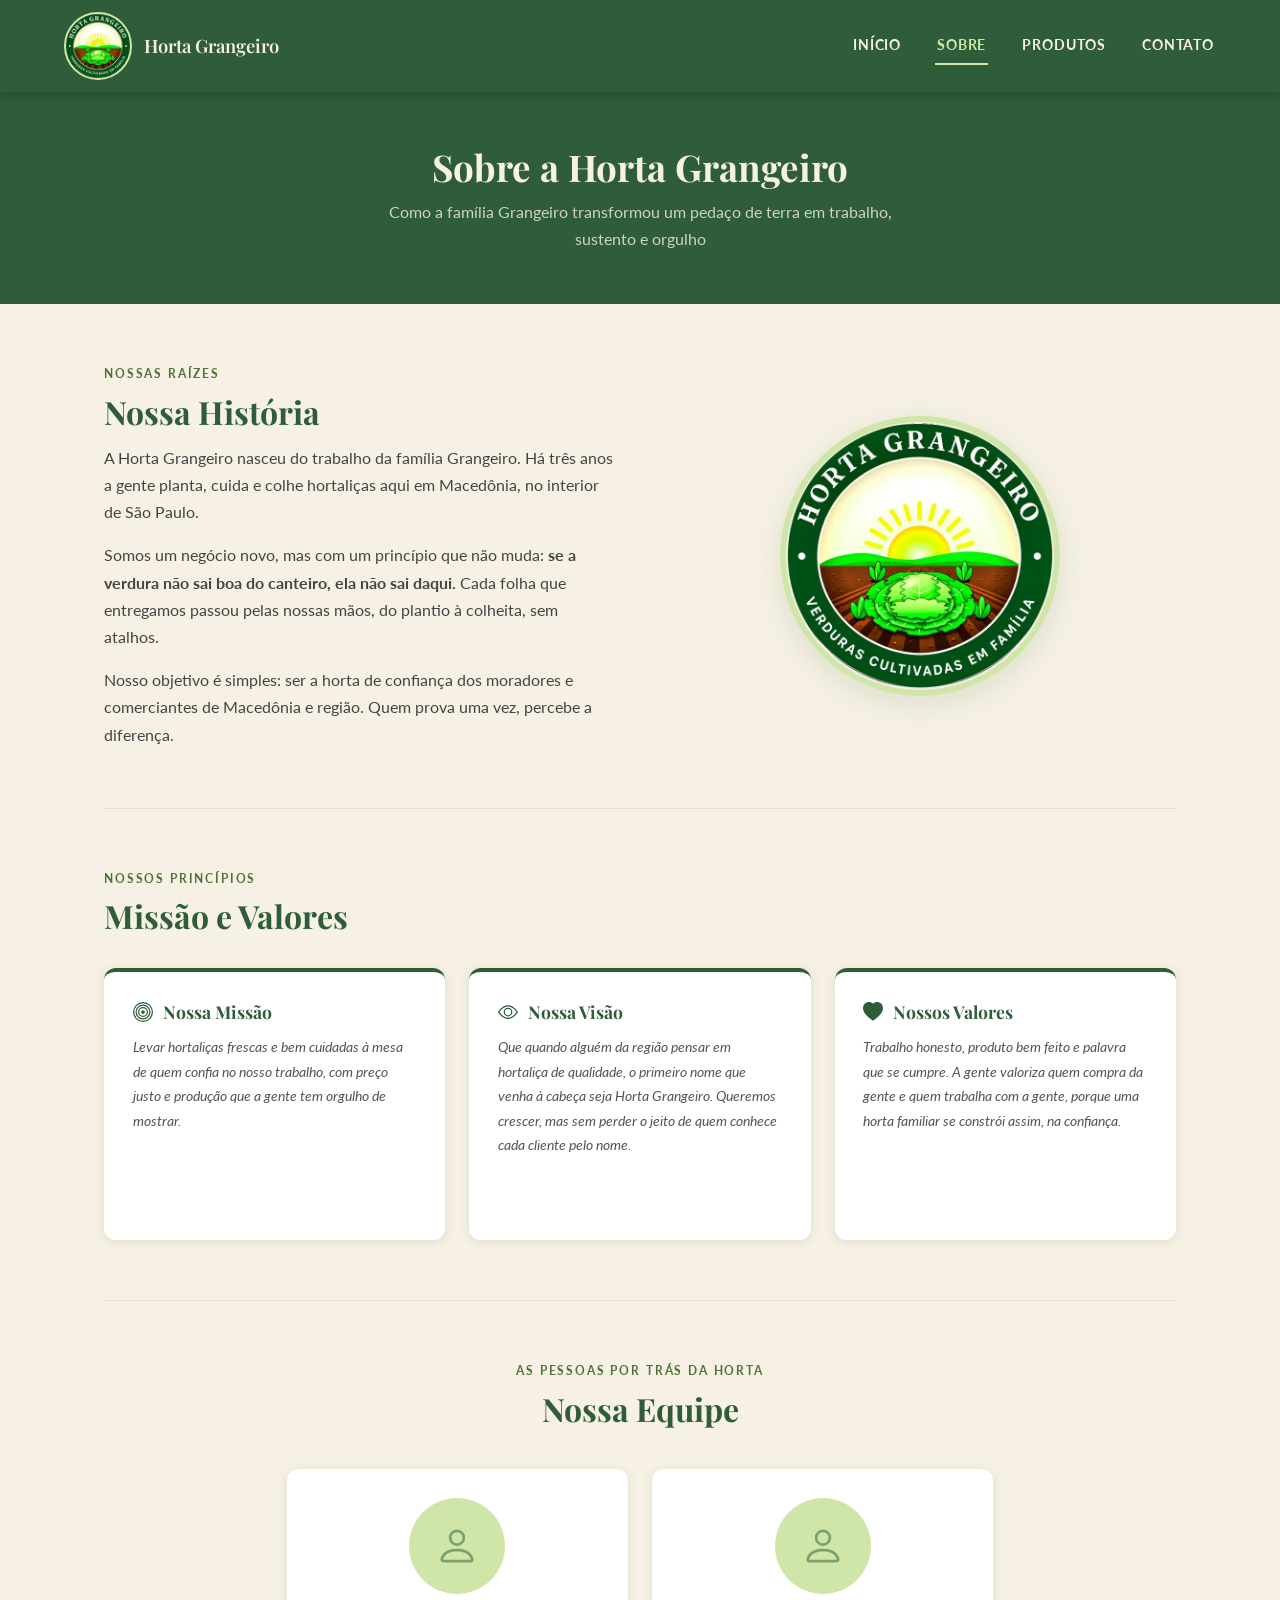
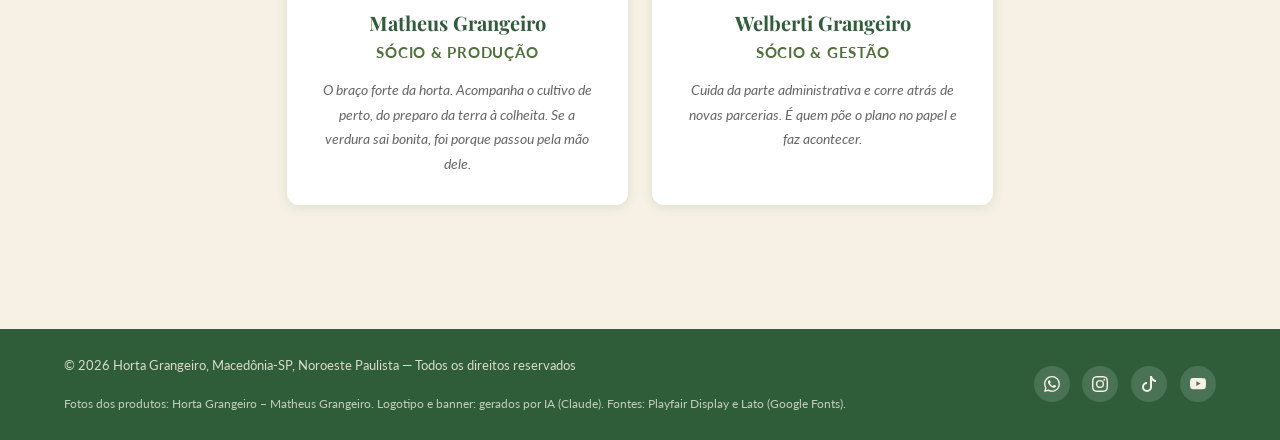
<file: sobre.html>
<!DOCTYPE html>
<html lang="pt-BR">
<head>
    <meta charset="UTF-8">
    <meta name="viewport" content="width=device-width, initial-scale=1.0">
    <title>Sobre — Horta Grangeiro</title>
    <meta name="description" content="Conheça a história da Horta Grangeiro, uma empresa familiar de hortaliças localizada em Macedônia, SP.">
    <meta property="og:title" content="Sobre — Horta Grangeiro">
    <meta property="og:description" content="Conheça a história da Horta Grangeiro, uma empresa familiar de hortaliças localizada em Macedônia, SP.">
    <meta property="og:type" content="website">
    <meta property="og:url" content="https://matheusgrangeirodev-web.github.io/Horta-Grangeiro/sobre.html">
    <meta property="og:image" content="https://matheusgrangeirodev-web.github.io/Horta-Grangeiro/Assets/Imagens/logo-compartilhamento.jpg">
    <meta property="og:image:width" content="1200">
    <meta property="og:image:height" content="1200">
    <meta property="og:locale" content="pt_BR">
    <link rel="icon" type="image/png" href="Assets/Imagens/Favicon/FAVICON.png">
    <link rel="preconnect" href="https://fonts.googleapis.com">
    <link rel="preconnect" href="https://fonts.gstatic.com" crossorigin>
    <link rel="stylesheet" href="https://fonts.googleapis.com/css2?family=Playfair+Display:wght@600;700&amp;family=Lato:wght@400;700&amp;display=swap">
    <link rel="stylesheet" href="Assets/Css/style.css">
    <link rel="stylesheet" href="Assets/Css/tablet.css">
    <link rel="stylesheet" href="Assets/Css/mobile.css">
</head>
<body>

    <a href="#conteudo-principal" class="pular-conteudo">Pular para o conteúdo</a>

    <header class="cabecalho">
        <a href="index.html" class="cabecalho-logo" aria-label="Horta Grangeiro — Voltar para a página inicial">
            <img src="Assets/Imagens/logo-horta-grangeiro-pequeno.webp" alt="Logotipo Horta Grangeiro" width="136" height="136">
            <span class="cabecalho-nome">Horta Grangeiro</span>
        </a>

        <input type="checkbox" id="menu-alternar" class="menu-alternar" aria-label="Abrir ou fechar menu de navegação" aria-controls="navegacao-principal">
        <label for="menu-alternar" class="menu-botao" aria-hidden="true">
            <span></span><span></span><span></span>
        </label>

        <nav id="navegacao-principal" class="navegacao" aria-label="Menu principal da Horta Grangeiro">
            <a href="index.html">Início</a>
            <a href="sobre.html" class="pagina-atual" aria-current="page">Sobre</a>
            <a href="produtos.html">Produtos</a>
            <a href="contato.html">Contato</a>
        </nav>
    </header>

    <main class="conteudo" id="conteudo-principal">

        <section class="topo-pagina">
            <h1>Sobre a Horta Grangeiro</h1>
            <p>Como a família Grangeiro transformou um pedaço de terra em trabalho, sustento e orgulho</p>
        </section>

        <section class="secao" aria-labelledby="historia-titulo">
            <div class="historia-horta">
                <div class="historia-texto">
                    <span class="rotulo-secao">Nossas raízes</span>
                    <h2 id="historia-titulo">Nossa História</h2>
                    <p>
                        A Horta Grangeiro nasceu do trabalho da família Grangeiro.
                        Há três anos a gente planta, cuida e colhe hortaliças aqui
                        em Macedônia, no interior de São Paulo.
                    </p>
                    <p>
                        Somos um negócio novo, mas com um princípio que não muda:
                        <strong>se a verdura não sai boa do canteiro, ela não sai
                        daqui.</strong> Cada folha que entregamos passou pelas nossas
                        mãos, do plantio à colheita, sem atalhos.
                    </p>
                    <p>
                        Nosso objetivo é simples: ser a horta de confiança dos moradores
                        e comerciantes de Macedônia e região. Quem prova uma vez,
                        percebe a diferença.
                    </p>
                </div>

                <figure class="historia-foto historia-foto-provisoria">
                    <img src="Assets/Imagens/logo-horta-grangeiro.webp"
                         alt="Logotipo Horta Grangeiro — Verduras cultivadas em família"
                         width="560" height="560" loading="lazy" decoding="async">
                </figure>
            </div>
        </section>

        <section class="secao" aria-labelledby="titulo-missao">
            <span class="rotulo-secao">Nossos princípios</span>
            <h2 id="titulo-missao">Missão e Valores</h2>

            <div class="grade-missao">

                <article class="cartao-missao">
                    <h3>
                        <svg viewBox="0 0 16 16" width="20" height="20" class="icone-cartao" aria-hidden="true"><path d="M8 15A7 7 0 1 1 8 1a7 7 0 0 1 0 14m0 1A8 8 0 1 0 8 0a8 8 0 0 0 0 16"/><path d="M8 13A5 5 0 1 1 8 3a5 5 0 0 1 0 10m0 1A6 6 0 1 0 8 2a6 6 0 0 0 0 12"/><path d="M8 11a3 3 0 1 1 0-6 3 3 0 0 1 0 6m0 1a4 4 0 1 0 0-8 4 4 0 0 0 0 8"/><path d="M9.5 8a1.5 1.5 0 1 1-3 0 1.5 1.5 0 0 1 3 0"/></svg>
                        Nossa Missão
                    </h3>
                    <p>
                        Levar hortaliças frescas e bem cuidadas à mesa de quem
                        confia no nosso trabalho, com preço justo e produção
                        que a gente tem orgulho de mostrar.
                    </p>
                </article>

                <article class="cartao-missao">
                    <h3>
                        <svg viewBox="0 0 16 16" width="20" height="20" class="icone-cartao" aria-hidden="true"><path d="M16 8s-3-5.5-8-5.5S0 8 0 8s3 5.5 8 5.5S16 8 16 8M1.173 8a13 13 0 0 1 1.66-2.043C4.12 4.668 5.88 3.5 8 3.5s3.879 1.168 5.168 2.457A13 13 0 0 1 14.828 8q-.086.13-.195.288c-.335.48-.83 1.12-1.465 1.755C11.879 11.332 10.119 12.5 8 12.5s-3.879-1.168-5.168-2.457A13 13 0 0 1 1.172 8z"/><path d="M8 5.5a2.5 2.5 0 1 0 0 5 2.5 2.5 0 0 0 0-5M4.5 8a3.5 3.5 0 1 1 7 0 3.5 3.5 0 0 1-7 0"/></svg>
                        Nossa Visão
                    </h3>
                    <p>
                        Que quando alguém da região pensar em hortaliça de qualidade,
                        o primeiro nome que venha à cabeça seja Horta Grangeiro.
                        Queremos crescer, mas sem perder o jeito de quem conhece
                        cada cliente pelo nome.
                    </p>
                </article>

                <article class="cartao-missao">
                    <h3>
                        <svg viewBox="0 0 16 16" width="20" height="20" class="icone-cartao" aria-hidden="true"><path d="M8 1.314C12.438-3.248 23.534 4.735 8 15-7.534 4.736 3.562-3.248 8 1.314"/></svg>
                        Nossos Valores
                    </h3>
                    <p>
                        Trabalho honesto, produto bem feito e palavra que se cumpre.
                        A gente valoriza quem compra da gente e quem trabalha com
                        a gente, porque uma horta familiar se constrói assim,
                        na confiança.
                    </p>
                </article>
            </div>
        </section>

        <section class="secao" aria-labelledby="equipe-titulo">
            <header class="titulo-equipe">
                <span class="rotulo-secao">As pessoas por trás da horta</span>
                <h2 id="equipe-titulo">Nossa Equipe</h2>
            </header>

            <div class="grade-equipe">

                <article class="cartao-membro">
                    <div class="membro-foto">
                        <svg viewBox="0 0 16 16" aria-hidden="true"><path d="M8 8a3 3 0 1 0 0-6 3 3 0 0 0 0 6m2-3a2 2 0 1 1-4 0 2 2 0 0 1 4 0m4 8c0 1-1 1-1 1H3s-1 0-1-1 1-4 6-4 6 3 6 4m-1-.004c-.001-.246-.154-.986-.832-1.664C11.516 10.68 10.289 10 8 10s-3.516.68-4.168 1.332c-.678.678-.83 1.418-.832 1.664z"/></svg>
                    </div>
                    <h3>Matheus Grangeiro</h3>
                    <span class="membro-cargo">Sócio &amp; Produção</span>
                    <p>O braço forte da horta. Acompanha o cultivo de perto, do preparo da terra à colheita. Se a verdura sai bonita, foi porque passou pela mão dele.</p>
                </article>

                <article class="cartao-membro">
                    <div class="membro-foto">
                        <svg viewBox="0 0 16 16" aria-hidden="true"><path d="M8 8a3 3 0 1 0 0-6 3 3 0 0 0 0 6m2-3a2 2 0 1 1-4 0 2 2 0 0 1 4 0m4 8c0 1-1 1-1 1H3s-1 0-1-1 1-4 6-4 6 3 6 4m-1-.004c-.001-.246-.154-.986-.832-1.664C11.516 10.68 10.289 10 8 10s-3.516.68-4.168 1.332c-.678.678-.83 1.418-.832 1.664z"/></svg>
                    </div>
                    <h3>Welberti Grangeiro</h3>
                    <span class="membro-cargo">Sócio &amp; Gestão</span>
                    <p>Cuida da parte administrativa e corre atrás de novas parcerias. É quem põe o plano no papel e faz acontecer.</p>
                </article>

            </div>
        </section>

    </main>

    <footer class="rodape">
        <div class="rodape-conteudo">
            <div class="rodape-textos">
                <p class="rodape-direitos">
                    &copy; 2026 Horta Grangeiro, Macedônia-SP, Noroeste Paulista &mdash; Todos os direitos reservados
                </p>
                <p class="rodape-creditos">
                    Fotos dos produtos: Horta Grangeiro &ndash; Matheus Grangeiro. Logotipo e banner: gerados por IA (Claude). Fontes: Playfair Display e Lato (Google Fonts).
                </p>
            </div>
            <nav class="rodape-redes" aria-label="Redes sociais da Horta Grangeiro">
                <a href="https://wa.me/5517997352377" class="link-rede-social" aria-label="WhatsApp da Horta Grangeiro" target="_blank" rel="noopener noreferrer">
                    <svg viewBox="0 0 16 16" aria-hidden="true"><path d="M13.601 2.326A7.85 7.85 0 0 0 7.994 0C3.627 0 .068 3.558.064 7.926c0 1.399.366 2.76 1.057 3.965L0 16l4.204-1.102a7.9 7.9 0 0 0 3.79.965h.004c4.368 0 7.926-3.558 7.93-7.93A7.9 7.9 0 0 0 13.6 2.326zM7.994 14.521a6.6 6.6 0 0 1-3.356-.92l-.24-.144-2.494.654.666-2.433-.156-.251a6.56 6.56 0 0 1-1.007-3.505c0-3.626 2.957-6.584 6.591-6.584a6.56 6.56 0 0 1 4.66 1.931 6.56 6.56 0 0 1 1.928 4.66c-.004 3.639-2.961 6.592-6.592 6.592m3.615-4.934c-.197-.099-1.17-.578-1.353-.646-.182-.065-.315-.099-.445.099-.133.197-.513.646-.627.775-.114.133-.232.148-.43.05-.197-.1-.836-.308-1.592-.985-.59-.525-.985-1.175-1.103-1.372-.114-.198-.011-.304.088-.403.087-.088.197-.232.296-.346.1-.114.133-.198.198-.33.065-.134.034-.248-.015-.347-.05-.099-.445-1.076-.612-1.47-.16-.389-.323-.335-.445-.34-.114-.007-.247-.007-.38-.007a.73.73 0 0 0-.529.247c-.182.198-.691.677-.691 1.654s.71 1.916.81 2.049c.098.133 1.394 2.132 3.383 2.992.47.205.84.326 1.129.418.475.152.904.129 1.246.08.38-.058 1.171-.48 1.338-.943.164-.464.164-.86.114-.943-.049-.084-.182-.133-.38-.232"/></svg>
                </a>
                <a href="https://www.instagram.com/hortagrangeiro?obrf=MWZiNzkzaWNvMmhsYw==" class="link-rede-social" aria-label="Instagram da Horta Grangeiro" target="_blank" rel="noopener noreferrer">
                    <svg viewBox="0 0 16 16" aria-hidden="true"><path d="M8 0C5.829 0 5.556.01 4.703.048 3.85.088 3.269.222 2.76.42a3.9 3.9 0 0 0-1.417.923A3.9 3.9 0 0 0 .42 2.76C.222 3.268.087 3.85.048 4.7.01 5.555 0 5.827 0 8.001c0 2.172.01 2.444.048 3.297.04.852.174 1.433.372 1.942.205.526.478.972.923 1.417.444.445.89.719 1.416.923.51.198 1.09.333 1.942.372C5.555 15.99 5.827 16 8 16s2.444-.01 3.298-.048c.851-.04 1.434-.174 1.943-.372a3.9 3.9 0 0 0 1.416-.923c.445-.445.718-.891.923-1.417.197-.509.332-1.09.372-1.942C15.99 10.445 16 10.173 16 8s-.01-2.445-.048-3.299c-.04-.851-.175-1.433-.372-1.941a3.9 3.9 0 0 0-.923-1.417A3.9 3.9 0 0 0 13.24.42c-.51-.198-1.092-.333-1.943-.372C10.443.01 10.172 0 7.998 0zm-.717 1.442h.718c2.136 0 2.389.007 3.232.046.78.035 1.204.166 1.486.275.373.145.64.319.92.599s.453.546.598.92c.11.281.24.705.275 1.485.039.843.047 1.096.047 3.231s-.008 2.389-.047 3.232c-.035.78-.166 1.203-.275 1.485a2.5 2.5 0 0 1-.599.919c-.28.28-.546.453-.92.598-.28.11-.704.24-1.485.276-.843.038-1.096.047-3.232.047s-2.39-.009-3.233-.047c-.78-.036-1.203-.166-1.485-.276a2.5 2.5 0 0 1-.92-.598 2.5 2.5 0 0 1-.6-.92c-.109-.281-.24-.705-.275-1.485-.038-.843-.046-1.096-.046-3.233s.008-2.388.046-3.231c.036-.78.166-1.204.276-1.486.145-.373.319-.64.599-.92s.546-.453.92-.598c.282-.11.705-.24 1.485-.276.738-.034 1.024-.044 2.515-.045zm4.988 1.328a.96.96 0 1 0 0 1.92.96.96 0 0 0 0-1.92m-4.27 1.122a4.109 4.109 0 1 0 0 8.217 4.109 4.109 0 0 0 0-8.217m0 1.441a2.667 2.667 0 1 1 0 5.334 2.667 2.667 0 0 1 0-5.334"/></svg>
                </a>
                <a href="https://www.tiktok.com/@hortagrangeiro" class="link-rede-social" aria-label="TikTok da Horta Grangeiro" target="_blank" rel="noopener noreferrer">
                    <svg viewBox="0 0 16 16" aria-hidden="true"><path d="M9 0h1.98c.144.715.54 1.617 1.235 2.512C12.895 3.389 13.797 4 15 4v2c-1.753 0-3.07-.814-4-1.829V11a5 5 0 1 1-5-5v2a3 3 0 1 0 3 3z"/></svg>
                </a>
                <a href="https://www.youtube.com/@HortaGrangeiro" class="link-rede-social" aria-label="YouTube da Horta Grangeiro" target="_blank" rel="noopener noreferrer">
                    <svg viewBox="0 0 16 16" aria-hidden="true"><path d="M8.051 1.999h.089c.822.003 4.987.033 6.11.335a2.01 2.01 0 0 1 1.415 1.42c.101.38.172.883.22 1.402l.01.104.022.26.008.104c.065.914.073 1.77.074 1.957v.075c-.001.194-.01 1.108-.082 2.06l-.008.105-.009.104c-.05.572-.124 1.14-.235 1.558a2.01 2.01 0 0 1-1.415 1.42c-1.16.312-5.569.334-6.18.335h-.142c-.309 0-1.587-.006-2.927-.052l-.17-.006-.087-.004-.171-.007-.171-.007c-1.11-.049-2.167-.128-2.654-.26a2.01 2.01 0 0 1-1.415-1.419c-.111-.417-.185-.986-.235-1.558L.09 9.82l-.008-.104A31 31 0 0 1 0 7.68v-.123c.002-.215.01-.958.064-1.778l.007-.103.003-.052.008-.104.022-.26.01-.104c.048-.519.119-1.023.22-1.402a2.01 2.01 0 0 1 1.415-1.42c.487-.13 1.544-.21 2.654-.26l.17-.007.172-.006.086-.003.171-.007A100 100 0 0 1 7.858 2zM6.4 5.209v4.818l4.157-2.408z"/></svg>
                </a>
            </nav>
        </div>
    </footer>

</body>
</html>
</file>
<file: Assets/Css/style.css>
*, *::before, *::after {
    margin: 0;
    padding: 0;
    box-sizing: border-box;
}

:root {
    --verde-escuro: #2F5D3A;
    --verde-claro: #CFE6A8;
    --verde-medio: #A8CF7E;   /* reserva da paleta: sem uso no momento */
    --verde-folha: #4F7239;
    --creme: #F6F1E4;
    --areia: #E9DFC3;
    --cinza: #444444;
    --cinza-medio: #555555;
    --cinza-claro: #666666;
    --sombra: rgba(47, 93, 58, 0.12);
    --altura-cartao: 17rem;
}

body {
    font-family: 'Lato', Arial, sans-serif;
    background-color: var(--creme);
    color: var(--cinza);
    line-height: 1.7;
    overflow-x: clip;
}

h1, h2, h3, h4 {
    font-family: 'Playfair Display', Georgia, serif;
    color: var(--verde-escuro);
    line-height: 1.25;
}

h1 { font-size: 2.4rem; margin-bottom: 0.75rem; }
h2 { font-size: 2rem; margin-bottom: 0.75rem; }
h3 { font-size: 1.25rem; margin-bottom: 0.5rem; }
h4 { font-size: 1rem; margin-bottom: 0.4rem; }

p {
    margin-bottom: 1rem;
}

p:last-child { margin-bottom: 0; }
a { text-decoration: none; color: inherit; }
img { display: block; max-width: 100%; }

.cabecalho {
    background-color: var(--verde-escuro);
    color: var(--creme);
    padding: 12px 5%;
    display: flex;
    align-items: center;
    justify-content: space-between;
    position: sticky;
    top: 0;
    z-index: 200;
    box-shadow: 0 2px 10px rgba(0, 0, 0, 0.25);
}

.cabecalho-logo {
    display: flex;
    align-items: center;
    gap: 12px;
}

.cabecalho-logo img {
    width: 68px;
    height: 68px;
    object-fit: cover;
    border-radius: 50%;
    border: 2px solid var(--verde-claro);
}

.cabecalho-nome {
    font-family: 'Playfair Display', serif;
    font-size: 1.15rem;
    color: var(--creme);
    font-weight: 600;
}

.navegacao {
    display: flex;
    align-items: center;
    gap: 2rem;
}

.navegacao a {
    color: var(--creme);
    font-size: 0.88rem;
    font-weight: 700;
    letter-spacing: 0.06em;
    text-transform: uppercase;
    padding: 6px 2px;
    border-bottom: 2px solid transparent;
    transition: border-color 0.2s, color 0.2s;
}

.navegacao a:hover,
.navegacao a.pagina-atual {
    border-bottom-color: var(--verde-claro);
    color: var(--verde-claro);
}

.menu-alternar {
    display: none;
}

.menu-botao {
    display: none;
    flex-direction: column;
    gap: 5px;
    background: none;
    border: none;
    cursor: pointer;
    padding: 4px;
}

.menu-botao span {
    display: block;
    width: 24px;
    height: 2px;
    background-color: var(--creme);
    border-radius: 2px;
}


/* faixas que sangram ate as bordas, apesar do max-width do .conteudo */
.topo-pagina,
.secao-banner {
    grid-column: 1 / -1;
    width: 100vw;
    margin-left: calc(50% - 50vw);
    margin-right: calc(50% - 50vw);
}

.topo-pagina {
    background-color: var(--verde-escuro);
    color: var(--creme);
    padding: 52px 5%;
    text-align: center;
}

.topo-pagina h1 {
    color: var(--creme);
    font-size: 2.3rem;
    margin-bottom: 0.5rem;
}

.topo-pagina p {
    color: rgba(246, 241, 228, 0.8);
    max-width: 520px;
    margin: 0 auto;
}

.conteudo {
    max-width: 1200px;
    margin: 0 auto;
    padding: 0 5%;
    display: grid;
    grid-template-columns: 1fr;
}

.secao {
    padding: 60px 0;
}

.secao + .secao {
    border-top: 1px solid var(--areia);
}

.rotulo-secao {
    display: block;
    font-size: 0.72rem;
    font-weight: 700;
    letter-spacing: 0.16em;
    text-transform: uppercase;
    color: var(--verde-folha);
    margin-bottom: 0.5rem;
}

.rotulo-secao-claro {
    color: var(--verde-claro);
}

.texto-centralizado {
    text-align: center;
}

.apresentacao-horta {
    display: grid;
    grid-template-columns: 1.1fr 0.9fr;
    grid-template-areas: "texto imagem";
    gap: 3.5rem;
    align-items: center;
}

.apresentacao-texto { grid-area: texto; }
.apresentacao-imagem { grid-area: imagem; }

.apresentacao-texto p {
    font-size: 1.05rem;
    line-height: 1.9;
}

.apresentacao-imagem img {
    width: 280px;
    height: 280px;
    object-fit: cover;
    border-radius: 50%;
    border: 6px solid var(--verde-claro);
    box-shadow: 0 8px 32px var(--sombra);
    margin: 0 auto;
}

.cartao-produto {
    background: #fff;
    border-radius: 12px;
    overflow: hidden;
    box-shadow: 0 2px 14px var(--sombra);
    display: flex;
    flex-direction: column;
}

.cartao-fotos {
    margin: 0;
}

.cartao-descricao {
    padding: 1.5rem 1.6rem;
    flex: 1;
    display: flex;
    flex-direction: column;
}

.cartao-descricao h3 {
    font-size: 1.45rem;
    margin-bottom: 0.6rem;
}

.cartao-descricao p {
    font-size: 1.05rem;
    color: var(--cinza-medio);
    margin: 0;
    flex: 1;
    line-height: 1.7;
}

.destaques-titulo {
    text-align: center;
    margin-bottom: 2.5rem;
}

.destaques-titulo p {
    max-width: 500px;
    margin: 0 auto;
    color: var(--cinza-claro);
}

.grade-destaques {
    display: flex;
    flex-wrap: wrap;
    justify-content: center;
    gap: 2rem;
    margin-bottom: 2.5rem;
}

.faixa-parceria {
    background-color: var(--verde-escuro);
    border-radius: 16px;
    padding: 3.5rem 2.5rem;
    text-align: center;
    color: var(--creme);
}

.faixa-parceria h2 {
    color: var(--creme);
}

.faixa-parceria p {
    color: rgba(246, 241, 228, 0.82);
    max-width: 480px;
    margin: 0 auto 2rem;
}

.historia-horta {
    display: grid;
    grid-template-columns: 1fr 1fr;
    grid-template-areas: "texto foto";
    gap: 3rem;
    align-items: center;
}

.historia-texto { grid-area: texto; }
.historia-foto { grid-area: foto; }


.historia-foto img {
    width: 100%;
    height: 380px;
    object-fit: cover;
    object-position: center;
    border-radius: 12px;
    box-shadow: 0 6px 24px var(--sombra);
    background-color: var(--verde-claro);
}


.historia-foto-provisoria img {
    width: 280px;
    height: 280px;
    object-fit: cover;
    border-radius: 50%;
    border: 6px solid var(--verde-claro);
    box-shadow: 0 8px 32px var(--sombra);
    background: none;
    padding: 0;
    margin: 0 auto;
}

#titulo-missao {
    margin-bottom: 2rem;
}

.grade-missao {
    display: grid;
    grid-template-columns: repeat(3, 1fr);
    gap: 1.5rem;
}

.cartao-missao {
    min-height: var(--altura-cartao);
    background: #fff;
    border-radius: 12px;
    padding: 1.8rem;
    box-shadow: 0 2px 12px var(--sombra);
    border-top: 4px solid var(--verde-escuro);
}

.cartao-missao h3 {
    font-size: 1.1rem;
    margin-bottom: 0.75rem;
}

.cartao-missao p {
    font-size: 0.9rem;
    color: var(--cinza-medio);
    font-style: italic;
}

.icone-cartao {
    display: inline-block;
    vertical-align: -3px;
    margin-right: 6px;
    fill: var(--verde-escuro);
}

.titulo-equipe {
    text-align: center;
    margin-bottom: 2.5rem;
}

.grade-equipe {
    display: grid;
    grid-template-columns: repeat(2, calc((100% - 3rem) / 3));
    justify-content: center;
    gap: 1.5rem;
}

.cartao-membro {
    min-height: var(--altura-cartao);
    text-align: center;
    background: #fff;
    border-radius: 12px;
    padding: 1.8rem;
    box-shadow: 0 2px 12px var(--sombra);
}

.membro-foto {
    width: 96px;
    height: 96px;
    border-radius: 50%;
    background: var(--verde-claro);
    display: flex;
    align-items: center;
    justify-content: center;
    margin: 0 auto 1rem;
}

.membro-foto svg {
    width: 44px;
    height: 44px;
    opacity: 0.5;
    fill: var(--verde-escuro);
}

.cartao-membro h3 {
    font-size: 1.25rem;
    margin-bottom: 0.35rem;
}

.membro-cargo {
    display: block;
    font-size: 0.95rem;
    color: var(--verde-folha);
    font-weight: 700;
    letter-spacing: 0.05em;
    text-transform: uppercase;
    margin-bottom: 0.75rem;
}

.cartao-membro p {
    font-size: 0.9rem;
    line-height: 1.7;
    color: var(--cinza-claro);
    font-style: italic;
}

.catalogo-titulo {
    text-align: center;
    margin-bottom: 2.5rem;
}

.catalogo-titulo p {
    max-width: 520px;
    margin: 0.5rem auto 0;
    color: var(--cinza-claro);
}

.grade-produtos {
    display: flex;
    flex-wrap: wrap;
    justify-content: center;
    gap: 2rem;
}

/* 3 por linha: 100% menos os 2 vaos de 2rem, dividido por 3 */
.grade-destaques > .cartao-produto,
.grade-produtos > .cartao-produto {
    flex: 0 1 calc((100% - 4rem) / 3);
    min-width: 0;
}

.caixa-interesse {
    text-align: center;
    margin-top: 3rem;
    padding: 2.5rem;
    background: #fff;
    border-radius: 12px;
    box-shadow: 0 2px 14px var(--sombra);
}

.caixa-interesse h3 {
    margin-bottom: 0.5rem;
}

.caixa-interesse p {
    color: var(--cinza-claro);
    max-width: 420px;
    margin: 0 auto 1.5rem;
}

.grade-contato {
    display: grid;
    grid-template-columns: 1.3fr 1fr;
    grid-template-areas: "formulario informacoes";
    gap: 3rem;
    align-items: start;
}

.formulario-parceria { grid-area: formulario; }

.formulario-descricao {
    color: var(--cinza-claro);
    margin-bottom: 1.5rem;
    font-size: 0.95rem;
}

.grupo-campo {
    margin-bottom: 1.2rem;
}

.grupo-campo label {
    display: block;
    font-size: 0.88rem;
    font-weight: 700;
    color: var(--verde-escuro);
    margin-bottom: 6px;
}

.grupo-campo input,
.grupo-campo textarea {
    width: 100%;
    padding: 10px 14px;
    border: 2px solid var(--areia);
    border-radius: 6px;
    font-family: 'Lato', sans-serif;
    font-size: 0.95rem;
    background-color: #fff;
    color: var(--cinza);
    transition: border-color 0.2s;
}

.grupo-campo input:focus,
.grupo-campo textarea:focus {
    border-color: var(--verde-escuro);
    outline: 2px solid var(--verde-escuro);
    outline-offset: 2px;
}

.grupo-campo textarea {
    min-height: 140px;
    resize: vertical;
}

.campo-obrigatorio {
    color: #c0392b;
    margin-left: 1px;
}

.aviso-obrigatorios {
    font-size: 0.78rem;
    color: #888;
    margin-top: 0.6rem;
    text-align: center;
}

.informacoes-contato {
    grid-area: informacoes;
    background: #fff;
    border-radius: 12px;
    padding: 2rem;
    box-shadow: 0 2px 14px var(--sombra);
}

.cartao-informacao {
    display: flex;
    gap: 12px;
    align-items: flex-start;
    margin-bottom: 1.4rem;
}

.cartao-informacao h3 {
    font-family: 'Lato', sans-serif;
    font-size: 0.8rem;
    font-weight: 700;
    color: var(--verde-folha);
    text-transform: uppercase;
    letter-spacing: 0.06em;
    margin-bottom: 4px;
}

.cartao-informacao p {
    font-size: 0.9rem;
    color: var(--cinza-medio);
    margin: 0;
}

.icone-informacao {
    width: 40px;
    height: 40px;
    border-radius: 8px;
    background: var(--verde-claro);
    display: flex;
    align-items: center;
    justify-content: center;
    flex-shrink: 0;
}

.icone-informacao svg {
    width: 20px;
    height: 20px;
    fill: var(--verde-escuro);
}

.contato-direto {
    margin-top: 1.8rem;
}

.contato-subtitulo {
    font-weight: 700;
    color: var(--verde-escuro);
    margin-bottom: 0.8rem;
}

.redes-contato {
    display: flex;
    gap: 0.75rem;
    flex-wrap: wrap;
}

.redes-contato .link-rede-social {
    background-color: var(--verde-escuro);
}

.secao-redes {
    margin-top: 1.5rem;
}

.botao {
    display: inline-block;
    padding: 12px 28px;
    border-radius: 6px;
    font-family: 'Lato', sans-serif;
    font-size: 0.9rem;
    font-weight: 700;
    letter-spacing: 0.05em;
    cursor: pointer;
    border: none;
}

.botao-verde {
    background-color: var(--verde-escuro);
    color: var(--creme);
}

.botao-largura-total {
    display: block;
    width: 100%;
    text-align: center;
    margin-top: 0.5rem;
}

.botao-whatsapp {
    background-color: #25D366;
    color: #fff;
    display: inline-flex;
    align-items: center;
    justify-content: center;
    gap: 8px;
    width: 100%;
    margin-top: 1.2rem;
}

.botao-whatsapp svg {
    width: 20px;
    height: 20px;
    fill: #fff;
}

.rodape {
    background-color: var(--verde-escuro);
    color: var(--creme);
    padding: 1.6rem 5%;
    margin-top: 4rem;
}

.rodape-conteudo {
    max-width: 1200px;
    margin: 0 auto;
    display: flex;
    align-items: center;
    justify-content: space-between;
    flex-wrap: wrap;
    gap: 1rem;
}

.rodape-creditos {
    margin-top: 0.4rem;
    font-size: 0.78rem;
    color: rgba(246, 241, 228, 0.75);
}

.rodape-direitos {
    font-size: 0.82rem;
    color: rgba(246, 241, 228, 0.85);
}

.rodape-redes {
    display: flex;
    align-items: center;
    gap: 0.8rem;
}

.link-rede-social {
    display: flex;
    align-items: center;
    justify-content: center;
    width: 36px;
    height: 36px;
    border-radius: 50%;
    background-color: rgba(255, 255, 255, 0.13);
}

.link-rede-social svg {
    width: 16px;
    height: 16px;
    fill: var(--creme);
}

.pular-conteudo {
    position: absolute;
    top: -100%;
    left: 16px;
    background: var(--verde-escuro);
    color: var(--creme);
    padding: 8px 16px;
    border-radius: 0 0 6px 6px;
    font-size: 0.9rem;
    font-weight: 700;
    z-index: 300;
}

.pular-conteudo:focus {
    top: 0;
}

.titulo-oculto {
    position: absolute;
    width: 1px;
    height: 1px;
    padding: 0;
    margin: -1px;
    overflow: hidden;
    clip: rect(0, 0, 0, 0);
    white-space: nowrap;
    border: 0;
}

.secao-banner {
    line-height: 0;
}

.secao-banner .banner-principal {
    margin: 0;
}

.secao-banner .banner-principal img {
    width: 100%;
    height: auto;
}

.navegacao a:focus-visible,
.botao:focus-visible,
.link-rede-social:focus-visible,
.cabecalho-logo:focus-visible,
.menu-alternar:focus-visible + .menu-botao,
.menu-botao:focus-visible {
    outline: 2px solid var(--verde-claro);
    outline-offset: 2px;
}

.campos-formulario {
    border: none;
    padding: 0;
    margin: 0;
}

.campos-formulario legend {
    position: absolute;
    width: 1px;
    height: 1px;
    padding: 0;
    margin: -1px;
    overflow: hidden;
    clip: rect(0, 0, 0, 0);
    white-space: nowrap;
    border: 0;
}

.mensagem-envio {
    padding: 12px 16px;
    border-radius: 6px;
    font-size: 0.9rem;
    font-weight: 700;
    margin-top: 1rem;
    text-align: center;
}

.mensagem-sucesso {
    background-color: var(--verde-claro);
    color: var(--verde-escuro);
}

.mensagem-erro {
    background-color: #fde8e8;
    color: #c0392b;
}


.foto-produto {
    width: 100%;
    min-width: 0;
    height: auto;
    aspect-ratio: 4 / 5;
    max-height: 420px;
    object-fit: cover;
    object-position: center;
    display: block;
    background-color: var(--verde-claro);
}
</file>
<file: Assets/Css/tablet.css>
@media (max-width: 960px) {

    .apresentacao-horta {
        grid-template-columns: 1fr;
        grid-template-areas: "texto";
    }


    .historia-horta {
        grid-template-columns: 1fr;
        grid-template-areas:
            "texto"
            "foto";
    }

    .historia-foto img {
        height: 320px;
    }


    .historia-foto-provisoria img {
        width: 240px;
        height: 240px;
    }

    .apresentacao-imagem {
        display: none;
    }

    .grade-missao {
        grid-template-columns: repeat(2, 1fr);
    }

    .grade-equipe {
        grid-template-columns: repeat(2, 1fr);
    }


    .grade-destaques > .cartao-produto,
    .grade-produtos > .cartao-produto {
        flex-basis: calc((100% - 2rem) / 2);
    }

    .grade-contato {
        grid-template-columns: 1fr;
        grid-template-areas:
            "formulario"
            "informacoes";
    }
}
</file>
<file: Assets/Css/mobile.css>
@media (max-width: 600px) {

    h2 { font-size: 1.55rem; }
    .topo-pagina h1 { font-size: 1.75rem; }

    .grade-missao,
    .grade-equipe {
        grid-template-columns: 1fr;
    }

    .grade-destaques > .cartao-produto,
    .grade-produtos > .cartao-produto {
        flex-basis: 100%;
    }

    .foto-produto {
        aspect-ratio: 1 / 1;
        max-height: none;
    }

    .cartao-descricao {
        padding: 1.25rem 1.25rem;
    }

    .cartao-descricao h3 {
        font-size: 1.35rem;
    }

    .historia-foto img {
        height: 240px;
    }

    .historia-foto-provisoria img {
        width: 220px;
        height: 220px;
    }

    .cartao-missao,
    .cartao-membro {
        min-height: 0;
    }

    .menu-alternar {
        display: block;
        position: absolute;
        top: 50%;
        right: 5%;
        transform: translateY(-50%);
        width: 32px;
        height: 32px;
        margin: 0;
        opacity: 0;
        cursor: pointer;
        z-index: 2;
    }

    .menu-botao {
        display: flex;
    }

    .navegacao {
        display: none;
        position: absolute;
        top: 100%;
        left: 0;
        right: 0;
        background-color: var(--verde-escuro);
        flex-direction: column;
        padding: 0.5rem 5%;
        gap: 0;
        border-top: 1px solid rgba(255, 255, 255, 0.15);
        box-shadow: 0 4px 12px rgba(0, 0, 0, 0.2);
        z-index: 190;
    }

    .menu-alternar:checked ~ .navegacao {
        display: flex;
    }

    .navegacao a {
        padding: 14px 0;
        border-bottom: 1px solid rgba(255, 255, 255, 0.1);
        font-size: 0.95rem;
        width: 100%;
    }

    .navegacao a:last-child {
        border-bottom: none;
    }

    .cabecalho {
        position: relative;
    }

    .rodape-conteudo {
        flex-direction: column;
        text-align: center;
        gap: 1.2rem;
    }

    .conteudo {
        padding: 0 max(4%, 16px);
    }

    .secao {
        padding: 2.5rem 0;
    }

    .banner-principal img {
        min-height: 220px;
        object-position: center;
    }

    .topo-pagina {
        padding: 4rem 5% 3rem;
    }

    .grupo-campo {
        margin-bottom: 1rem;
    }
}
</file>
